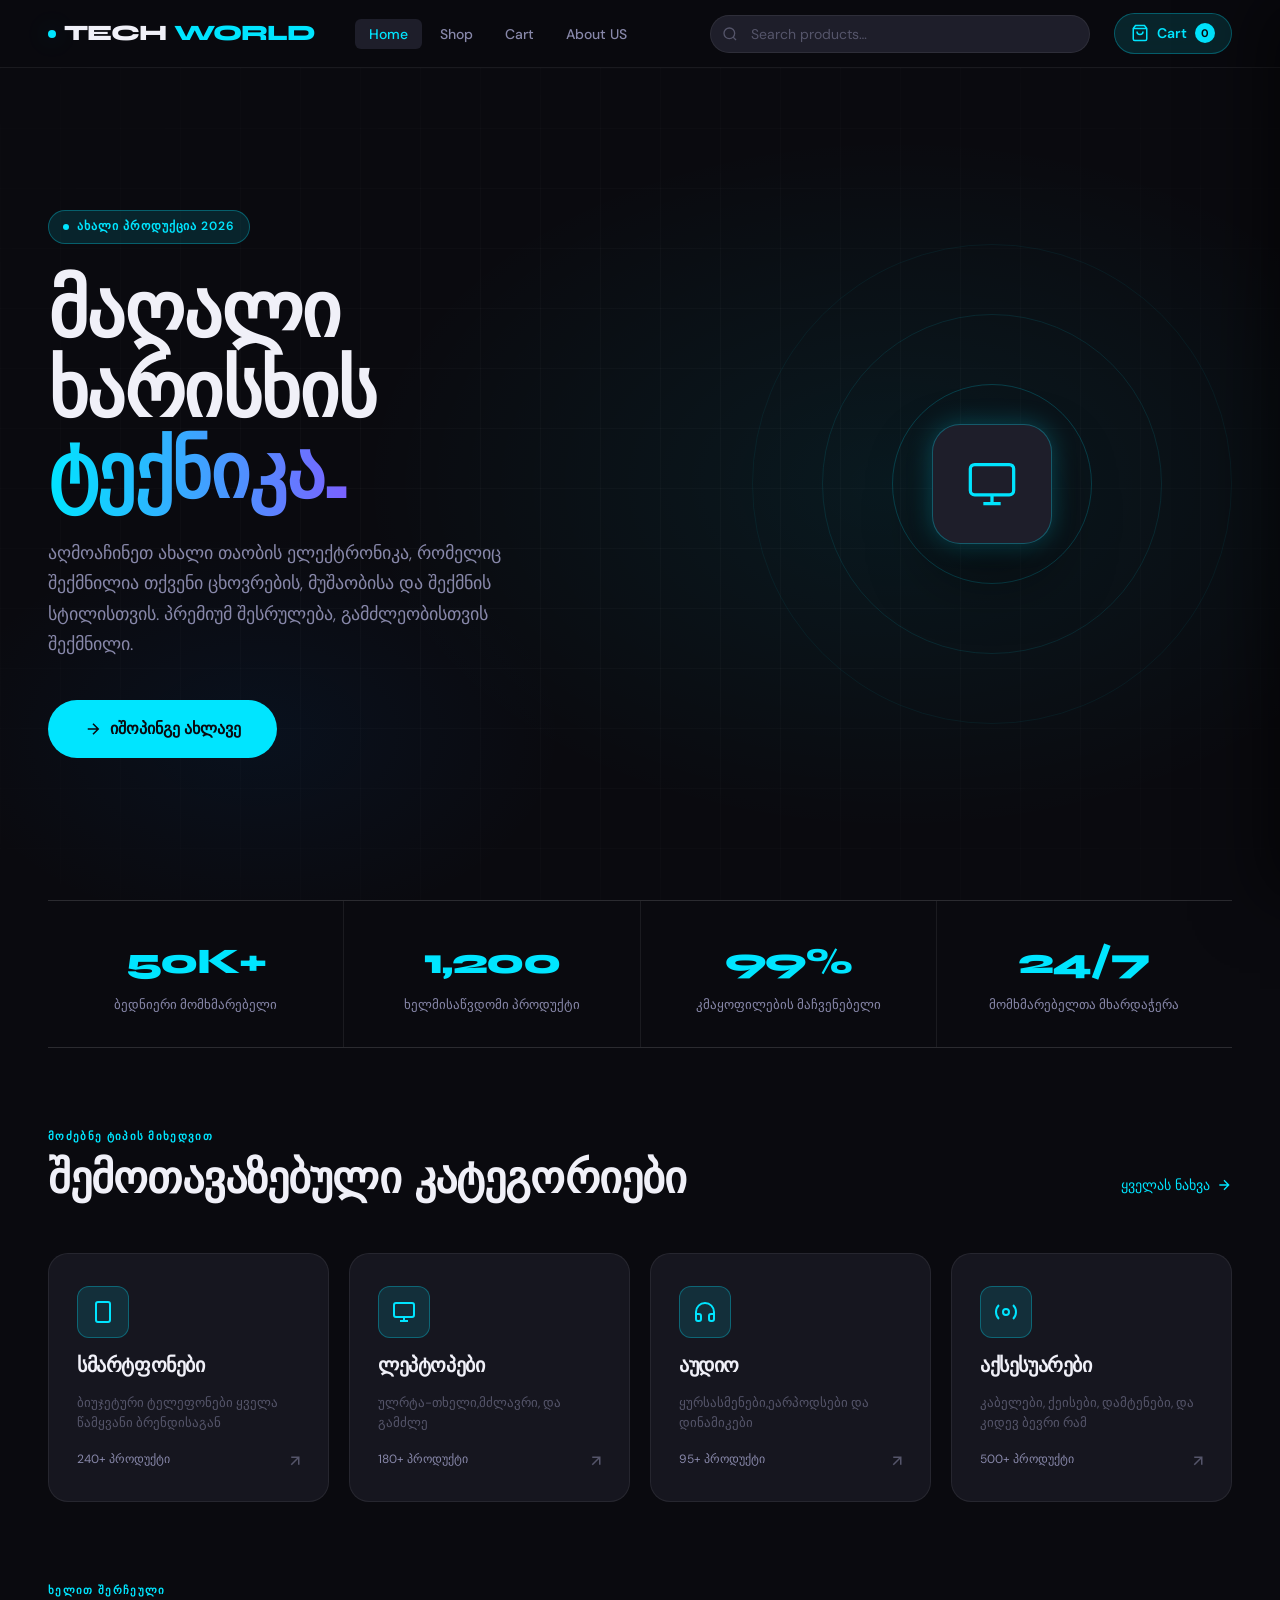
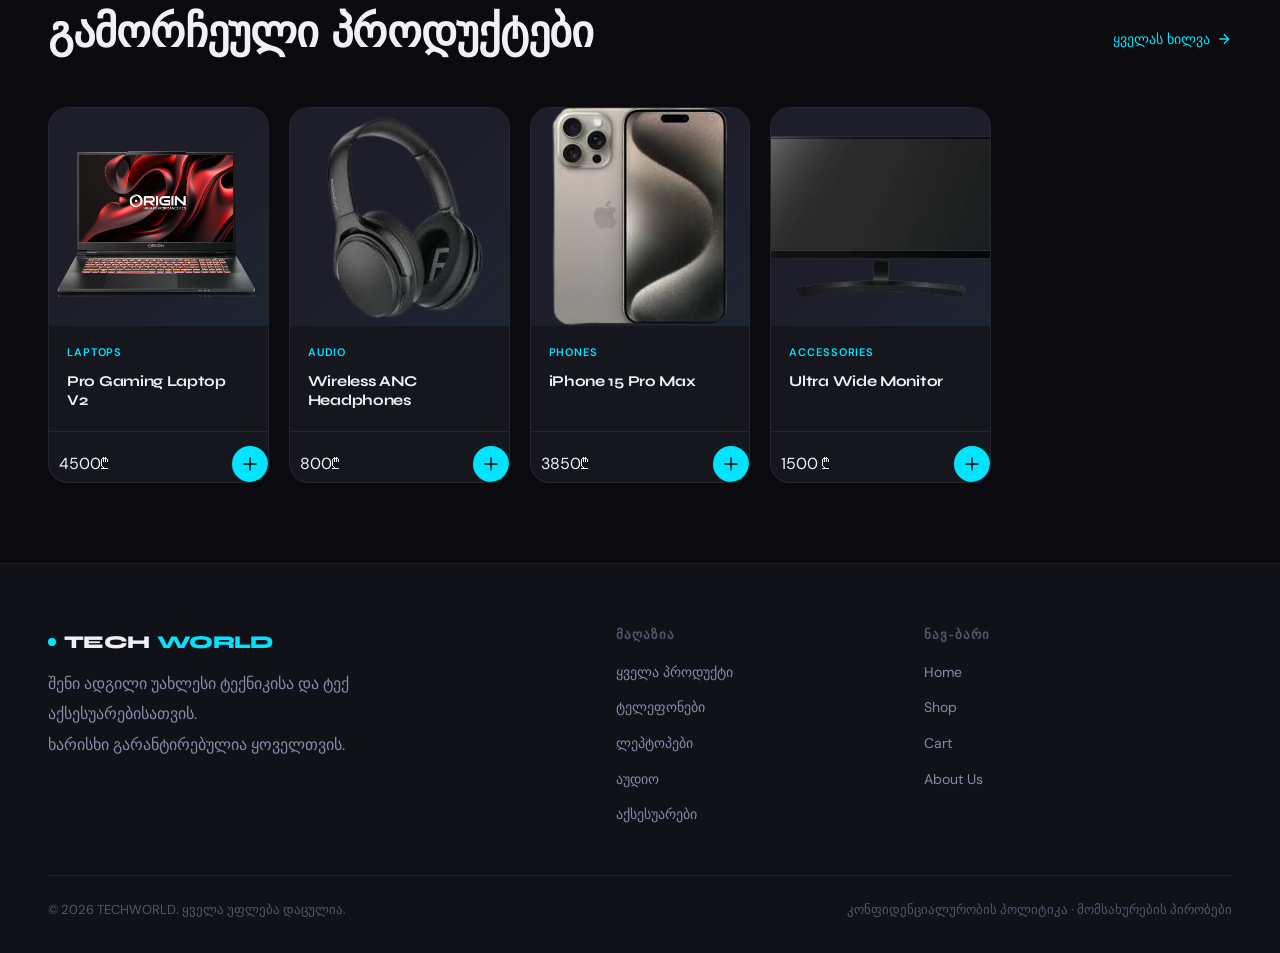
<file: index.html>
<!DOCTYPE html>
<html lang="en">
<head>
  <meta charset="UTF-8" />
  <meta name="viewport" content="width=device-width, initial-scale=1.0" />
  <title>Tech World — მომავლის ელექტრონიკა</title>
  <link rel="stylesheet" href="style.css" />
</head>
<body>

  <!-- ════════════════════════════════════════
       NAVBAR
  ════════════════════════════════════════ -->
  <nav class="navbar">
    <a href="index.html" class="navbar-logo">
      <span class="logo-dot"></span>
      TECH<span class="accent">WORLD</span>
    </a>

    <ul class="navbar-links" id="nav-links">
      <li><a href="index.html" class="active">Home</a></li>
      <li><a href="shop.html">Shop</a></li>
      <li><a href="cart.html">Cart</a></li>
      <li><a href="about_us.html">About US</a></li>
    </ul>

    <div class="navbar-search">
      <svg class="search-icon" xmlns="http://www.w3.org/2000/svg" width="16" height="16" fill="none" viewBox="0 0 24 24" stroke="currentColor" stroke-width="2">
        <circle cx="11" cy="11" r="8"/><path d="m21 21-4.35-4.35"/>
      </svg>
      <input type="text" id="search-input" placeholder="Search products…" />
    </div>

    <div class="navbar-actions">
      <a href="#" class="cart-btn">
        <svg xmlns="http://www.w3.org/2000/svg" fill="none" viewBox="0 0 24 24" stroke="currentColor" stroke-width="2">
          <path d="M6 2 3 6v14a2 2 0 0 0 2 2h14a2 2 0 0 0 2-2V6l-3-4z"/><line x1="3" y1="6" x2="21" y2="6"/>
          <path d="M16 10a4 4 0 0 1-8 0"/>
        </svg>
        Cart
        <span id="cart-count">0</span>
      </a>
    </div>

        <label class="menu-burger"  id="burger-menu" onclick="burger_menu()">☰</label>

  </nav>

  <!-- ════════════════════════════════════════
       HERO
  ════════════════════════════════════════ -->
  <section class="hero">
    <div class="hero-bg"></div>
    <div class="hero-grid-lines"></div>

    <div class="hero-content">
      <div class="hero-badge">
        <span class="badge-dot"></span>
        ახალი პროდუქცია 2026
      </div>

      <h1>
        მაღალი ხარისხის<br/>
        <span class="line-accent">ტექნიკა.</span>
      </h1>

      <p>
        აღმოაჩინეთ ახალი თაობის ელექტრონიკა, რომელიც შექმნილია თქვენი ცხოვრების,
        მუშაობისა და შექმნის სტილისთვის.
        პრემიუმ შესრულება, გამძლეობისთვის შექმნილი.
      </p>

      <div class="hero-cta">
        <a href="shop.html" class="btn btn-primary btn-lg">
          <svg xmlns="http://www.w3.org/2000/svg" fill="none" viewBox="0 0 24 24" stroke="currentColor" stroke-width="2">
            <path d="M5 12h14M12 5l7 7-7 7"/>
          </svg>
          იშოპინგე ახლავე
        </a>
      </div>
    </div>

    <!-- Decorative rings -->
    <div class="hero-visual">
      <div class="hero-circle"></div>
      <div class="hero-circle"></div>
      <div class="hero-circle"></div>
      <div class="hero-center-icon">
        <svg xmlns="http://www.w3.org/2000/svg" fill="none" viewBox="0 0 24 24" stroke="currentColor" stroke-width="1.5">
          <rect x="2" y="3" width="20" height="14" rx="2"/>
          <path d="M8 21h8M12 17v4"/>
        </svg>
      </div>
    </div>
  </section>

  <!-- ════════════════════════════════════════
       STATS BAR
  ════════════════════════════════════════ -->
  <div class="stats-bar">
    <div class="stat-item">
      <div class="stat-number">50K+</div>
      <div class="stat-label">ბედნიერი მომხმარებელი</div>
    </div>
    <div class="stat-item">
      <div class="stat-number">1,200</div>
      <div class="stat-label">ხელმისაწვდომი პროდუქტი</div>
    </div>
    <div class="stat-item">
      <div class="stat-number">99%</div>
      <div class="stat-label">კმაყოფილების მაჩვენებელი</div>
    </div>
    <div class="stat-item">
      <div class="stat-number">24/7</div>
      <div class="stat-label">მომხმარებელთა მხარდაჭერა</div>
    </div>
  </div>

  <!-- ════════════════════════════════════════
       FEATURED CATEGORIES
  ════════════════════════════════════════ -->
  <section class="section">
    <div class="section-header">
      <div>
        <p class="section-label">მოძებნე ტიპის მიხედვით</p>
        <h2>შემოთავაზებული კატეგორიები</h2>
      </div>
      <a href="shop.html">
        ყველას ნახვა
        <svg xmlns="http://www.w3.org/2000/svg" fill="none" viewBox="0 0 24 24" stroke="currentColor" stroke-width="2" width="16" height="16">
          <path d="M5 12h14M12 5l7 7-7 7"/>
        </svg>
      </a>
    </div>

    <div class="categories-grid">
      <!-- Phones -->
      <a href="shop.html?cat=phones" class="category-card">
        <div class="category-icon">
          <svg xmlns="http://www.w3.org/2000/svg" fill="none" viewBox="0 0 24 24" stroke="currentColor" stroke-width="2">
            <rect x="5" y="2" width="14" height="20" rx="2"/>
            <path d="M12 18h.01"/>
          </svg>
        </div>
        <h3>სმარტფონები</h3>
        <p>ბიუჯეტური ტელეფონები ყველა წამყვანი ბრენდისაგან</p>
        <span class="category-count">240+ პროდუქტი</span>
        <span class="category-arrow">
          <svg xmlns="http://www.w3.org/2000/svg" fill="none" viewBox="0 0 24 24" stroke="currentColor" stroke-width="2" width="18" height="18">
            <path d="M7 17 17 7M7 7h10v10"/>
          </svg>
        </span>
      </a>

      <!-- Laptops -->
      <a href="shop.html?cat=laptops" class="category-card">
        <div class="category-icon">
          <svg xmlns="http://www.w3.org/2000/svg" fill="none" viewBox="0 0 24 24" stroke="currentColor" stroke-width="2">
            <rect x="2" y="3" width="20" height="14" rx="2"/>
            <path d="M8 21h8M12 17v4"/>
          </svg>
        </div>
        <h3>ლეპტოპები</h3>
        <p>ულრტა-თხელი,მძლავრი, და გამძლე</p>
        <span class="category-count">180+ პროდუქტი</span>
        <span class="category-arrow">
          <svg xmlns="http://www.w3.org/2000/svg" fill="none" viewBox="0 0 24 24" stroke="currentColor" stroke-width="2" width="18" height="18">
            <path d="M7 17 17 7M7 7h10v10"/>
          </svg>
        </span>
      </a>

      <!-- Audio -->
      <a href="shop.html?cat=audio" class="category-card">
        <div class="category-icon">
          <svg xmlns="http://www.w3.org/2000/svg" fill="none" viewBox="0 0 24 24" stroke="currentColor" stroke-width="2">
            <path d="M3 18v-6a9 9 0 0 1 18 0v6"/>
            <path d="M21 19a2 2 0 0 1-2 2h-1a2 2 0 0 1-2-2v-3a2 2 0 0 1 2-2h3zM3 19a2 2 0 0 0 2 2h1a2 2 0 0 0 2-2v-3a2 2 0 0 0-2-2H3z"/>
          </svg>
        </div>
        <h3>აუდიო</h3>
        <p>ყურსასმენები,ეარპოდსები და დინამიკები</p>
        <span class="category-count">95+ პროდუქტი</span>
        <span class="category-arrow">
          <svg xmlns="http://www.w3.org/2000/svg" fill="none" viewBox="0 0 24 24" stroke="currentColor" stroke-width="2" width="18" height="18">
            <path d="M7 17 17 7M7 7h10v10"/>
          </svg>
        </span>
      </a>

      <!-- Accessories -->
      <a href="shop.html?cat=accessories" class="category-card">
        <div class="category-icon">
          <svg xmlns="http://www.w3.org/2000/svg" fill="none" viewBox="0 0 24 24" stroke="currentColor" stroke-width="2">
            <circle cx="12" cy="12" r="3"/>
            <path d="M19.07 4.93a10 10 0 0 1 0 14.14M4.93 4.93a10 10 0 0 0 0 14.14"/>
          </svg>
        </div>
        <h3>აქსესუარები</h3>
        <p>კაბელები, ქეისები, დამტენები, და კიდევ ბევრი რამ </p>
        <span class="category-count">500+ პროდუქტი</span>
        <span class="category-arrow">
          <svg xmlns="http://www.w3.org/2000/svg" fill="none" viewBox="0 0 24 24" stroke="currentColor" stroke-width="2" width="18" height="18">
            <path d="M7 17 17 7M7 7h10v10"/>
          </svg>
        </span>
      </a>
    </div>
  </section>

  <!-- ════════════════════════════════════════
       FEATURED PRODUCTS (JS-injected)
  ════════════════════════════════════════ -->
  <section class="section" style="padding-top:0">
    <div class="section-header">
      <div>
        <p class="section-label">ხელით შერჩეული</p>
        <h2>გამორჩეული პროდუქტები</h2>
      </div>
      <a href="shop.html">
        ყველას ხილვა
        <svg xmlns="http://www.w3.org/2000/svg" fill="none" viewBox="0 0 24 24" stroke="currentColor" stroke-width="2" width="16" height="16">
          <path d="M5 12h14M12 5l7 7-7 7"/>
        </svg>
      </a>
    </div>

    <div id="product-grid">
      <!-- Products injected by JS -->
    </div>
  </section>

  <!-- ════════════════════════════════════════
       FOOTER
  ════════════════════════════════════════ -->
  <footer>
    <div class="footer-grid">
      <div class="footer-brand">
        <div class="navbar-logo" style="font-size:18px">
          <span class="logo-dot"></span>
          TECH<span class="accent">WORLD</span>
        </div>
        <p>შენი ადგილი უახლესი ტექნიკისა და ტექ აქსესუარებისათვის.
           <br>
           ხარისხი გარანტირებულია ყოველთვის.</p>
      </div>
      <div class="footer-col">
        <h4>მაღაზია</h4>
        <ul>
          <li><a href="shop.html">ყველა პროდუქტი</a></li>
          <li><a href="shop.html?cat=phones">ტელეფონები</a></li>
          <li><a href="shop.html?cat=laptops">ლეპტოპები</a></li>
          <li><a href="shop.html?cat=audio">აუდიო</a></li>
          <li><a href="shop.html?cat=accessories">აქსესუარები</a></li>
        </ul>
      </div>

      <div class="footer-col">
        <h4>ნავ-ბარი</h4>
        <ul>
          <li><a href="index.html">Home</a></li>
          <li><a href="shop.html">Shop</a></li>
          <li><a href="cart.html">Cart</a></li>
          <li><a href="about_us.html">About Us</a></li>
        </ul>
      </div>
    </div>
    <div class="footer-bottom">
      <span>© 2026 TECHWORLD. ყველა უფლება დაცულია.</span>
      <span>კონფიდენციალურობის პოლიტიკა · მომსახურების პირობები</span>
    </div>
  </footer>

  <!-- ════════════════════════════════════════
       CART MODAL (slide-out)
  ════════════════════════════════════════ -->
  <div class="cart-modal-overlay" id="cart-overlay" onclick="toggleCartModal()"></div>

  <div id="cart-modal">
    <div class="cart-modal-header">
      <h3>შენი კალათა</h3>
      <button class="cart-modal-close" onclick="toggleCartModal()">×</button>
    </div>

    <div id="cart-items-modal">
      <div class="cart-empty" style="padding: 40px 20px;">
        <p style="color: var(--text-secondary);">კალათა ცარიელია</p>
      </div>
    </div>

    <div class="cart-modal-footer">
      <div class="cart-modal-total">
        <span class="label">ჯამი:</span>
        <span id="modal-total-price">0.00 ₾</span>
      </div>
      <div style="display: flex; flex-direction: column; gap: 10px;">
        <a href="cart.html" class="btn btn-primary btn-full">კალათაში გადასვლა</a>
        <button class="btn btn-outline btn-full" onclick="toggleCartModal()">შოპინგის გაგრძელება</button>
      </div>
    </div>
  </div>

<script src="./script.js"></script>
</body>
</html>
</file>
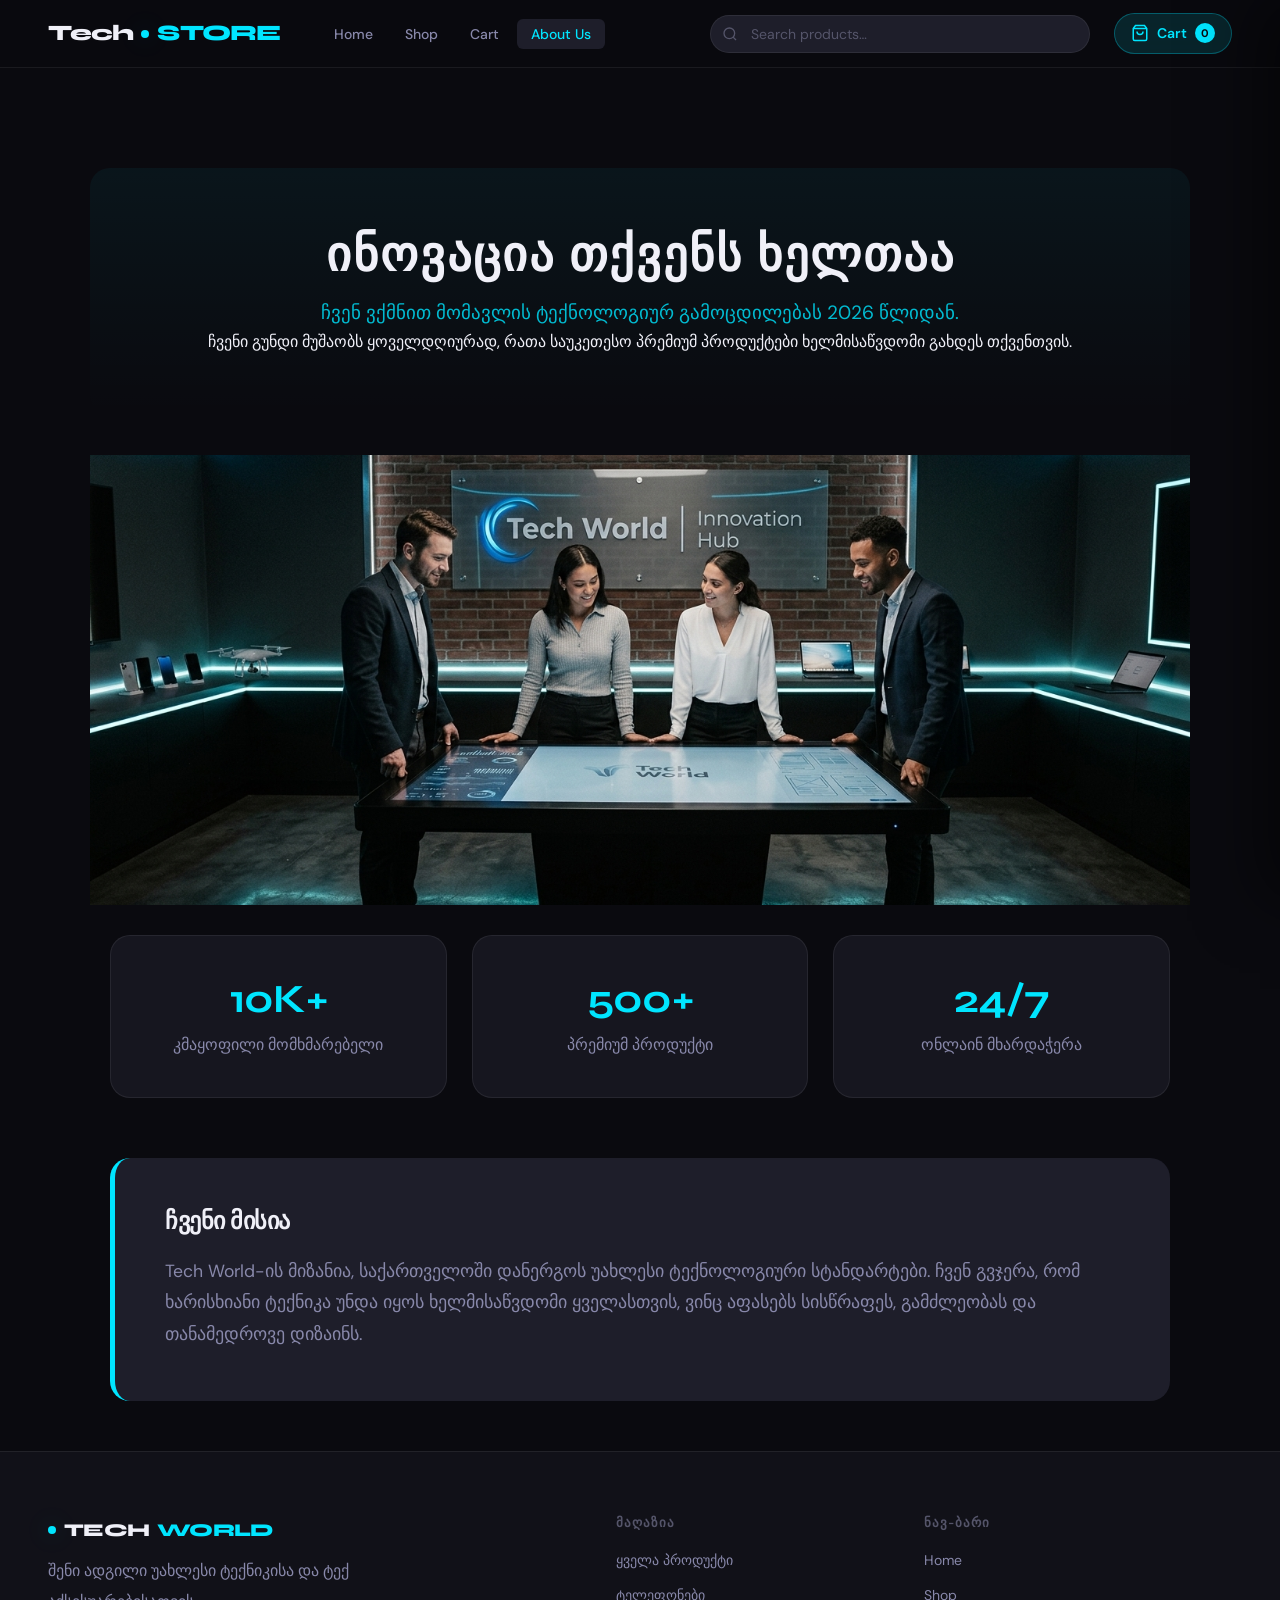
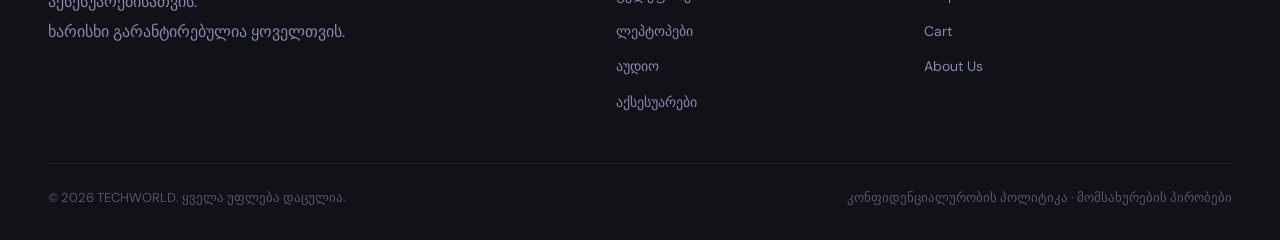
<file: about_us.html>
<!DOCTYPE html>
<html lang="ka">
<head>
    <meta charset="UTF-8">
    <meta name="viewport" content="width=device-width, initial-scale=1.0">
    <title>Tech World | ჩვენს შესახებ</title>
    <link rel="stylesheet" href="style.css">
</head>
<body>

    <nav class="navbar">
        <a href="index.html" class="navbar-logo">
            Tech<span class="logo-dot"></span><span class="accent">STORE</span>
        </a>
        <ul class="navbar-links" id="nav-links">
            <li><a href="index.html">Home</a></li>
            <li><a href="shop.html">Shop</a></li>
            <li><a href="cart.html">Cart</a></li>
            <li><a href="about_us.html" class="active">About Us</a></li>
        </ul>

        <div class="navbar-search">
          <svg class="search-icon" xmlns="http://www.w3.org/2000/svg" width="16" height="16" fill="none" viewBox="0 0 24 24" stroke="currentColor" stroke-width="2">
            <circle cx="11" cy="11" r="8"/><path d="m21 21-4.35-4.35"/>
          </svg>
          <input type="text" id="search-input" placeholder="Search products…" />
        </div>

        <div class="navbar-actions">
           <a href="cart.html" class="cart-btn">
             <svg xmlns="http://www.w3.org/2000/svg" fill="none" viewBox="0 0 24 24" stroke="currentColor" stroke-width="2">
               <path d="M6 2 3 6v14a2 2 0 0 0 2 2h14a2 2 0 0 0 2-2V6l-3-4z"/><line x1="3" y1="6" x2="21" y2="6"/>
               <path d="M16 10a4 4 0 0 1-8 0"/>
             </svg>
             Cart
             <span id="cart-count">0</span>
          </a>
        </div>

        <label class="menu-burger" id="burger-menu" onclick="burger_menu()">☰</label>
    </nav>

    <main class="about-container">
        <section class="about-hero">
            <h1>ინოვაცია თქვენს ხელთაა</h1>
            <p>ჩვენ ვქმნით მომავლის ტექნოლოგიურ გამოცდილებას 2026 წლიდან.</p>
            <div class="about-mission-mini">
                ჩვენი გუნდი მუშაობს ყოველდღიურად, რათა საუკეთესო პრემიუმ პროდუქტები ხელმისაწვდომი გახდეს თქვენთვის.
            </div>
        </section>
        <div class="about-hero-image">
              <img src="images/world_tech.png" alt="Tech World Team">
        </div>

        <section class="about-stats">
            <div class="stat-card">
                <h3>10K+</h3>
                <p>კმაყოფილი მომხმარებელი</p>
            </div>
            <div class="stat-card">
                <h3>500+</h3>
                <p>პრემიუმ პროდუქტი</p>
            </div>
            <div class="stat-card">
                <h3>24/7</h3>
                <p>ონლაინ მხარდაჭერა</p>
            </div>
        </section>

        <section class="about-mission">
            <h2>ჩვენი მისია</h2>
            <p>
                Tech World-ის მიზანია, საქართველოში დანერგოს უახლესი ტექნოლოგიური სტანდარტები.
                ჩვენ გვჯერა, რომ ხარისხიანი ტექნიკა უნდა იყოს ხელმისაწვდომი ყველასთვის,
                ვინც აფასებს სისწრაფეს, გამძლეობას და თანამედროვე დიზაინს.
            </p>
        </section>
    </main>

     <!-- ════════════════════════════════════════
       FOOTER
  ════════════════════════════════════════ -->
  <footer>
    <div class="footer-grid">
      <div class="footer-brand">
        <div class="navbar-logo" style="font-size:18px">
          <span class="logo-dot"></span>
          TECH<span class="accent">WORLD</span>
        </div>
        <p>შენი ადგილი უახლესი ტექნიკისა და ტექ აქსესუარებისათვის.
           <br>
           ხარისხი გარანტირებულია ყოველთვის.</p>
      </div>
      <div class="footer-col">
        <h4>მაღაზია</h4>
        <ul>
          <li><a href="shop.html">ყველა პროდუქტი</a></li>
          <li><a href="shop.html?cat=phones">ტელეფონები</a></li>
          <li><a href="shop.html?cat=laptops">ლეპტოპები</a></li>
          <li><a href="shop.html?cat=audio">აუდიო</a></li>
          <li><a href="shop.html?cat=accessories">აქსესუარები</a></li>
        </ul>
      </div>

      <div class="footer-col">
        <h4>ნავ-ბარი</h4>
        <ul>
          <li><a href="index.html">Home</a></li>
          <li><a href="shop.html">Shop</a></li>
          <li><a href="cart.html">Cart</a></li>
          <li><a href="about_us.html">About Us</a></li>
        </ul>
      </div>
    </div>
    <div class="footer-bottom">
      <span>© 2026 TECHWORLD. ყველა უფლება დაცულია.</span>
      <span>კონფიდენციალურობის პოლიტიკა · მომსახურების პირობები</span>
    </div>
  </footer>
    <!-- ════════════════════════════════════════
       CART MODAL (slide-out)
  ════════════════════════════════════════ -->
  <div class="cart-modal-overlay" id="cart-overlay" onclick="toggleCartModal()"></div>

  <div id="cart-modal">
    <div class="cart-modal-header">
      <h3>შენი კალათა</h3>
      <button class="cart-modal-close" onclick="toggleCartModal()">×</button>
    </div>

    <div id="cart-items-modal">
      <div class="cart-empty" style="padding: 40px 20px;">
        <p style="color: var(--text-secondary);">კალათა ცარიელია</p>
      </div>
    </div>

    <div class="cart-modal-footer">
      <div class="cart-modal-total">
        <span class="label">ჯამი:</span>
        <span id="modal-total-price">0.00 ₾</span>
      </div>
      <div style="display: flex; flex-direction: column; gap: 10px;">
        <a href="cart.html" class="btn btn-primary btn-full">კალათაში გადასვლა</a>
        <button class="btn btn-outline btn-full" onclick="toggleCartModal()">შოპინგის გაგრძელება</button>
      </div>
    </div>
  </div>

    <script src="./script.js"></script>
</body>
</html>
</file>
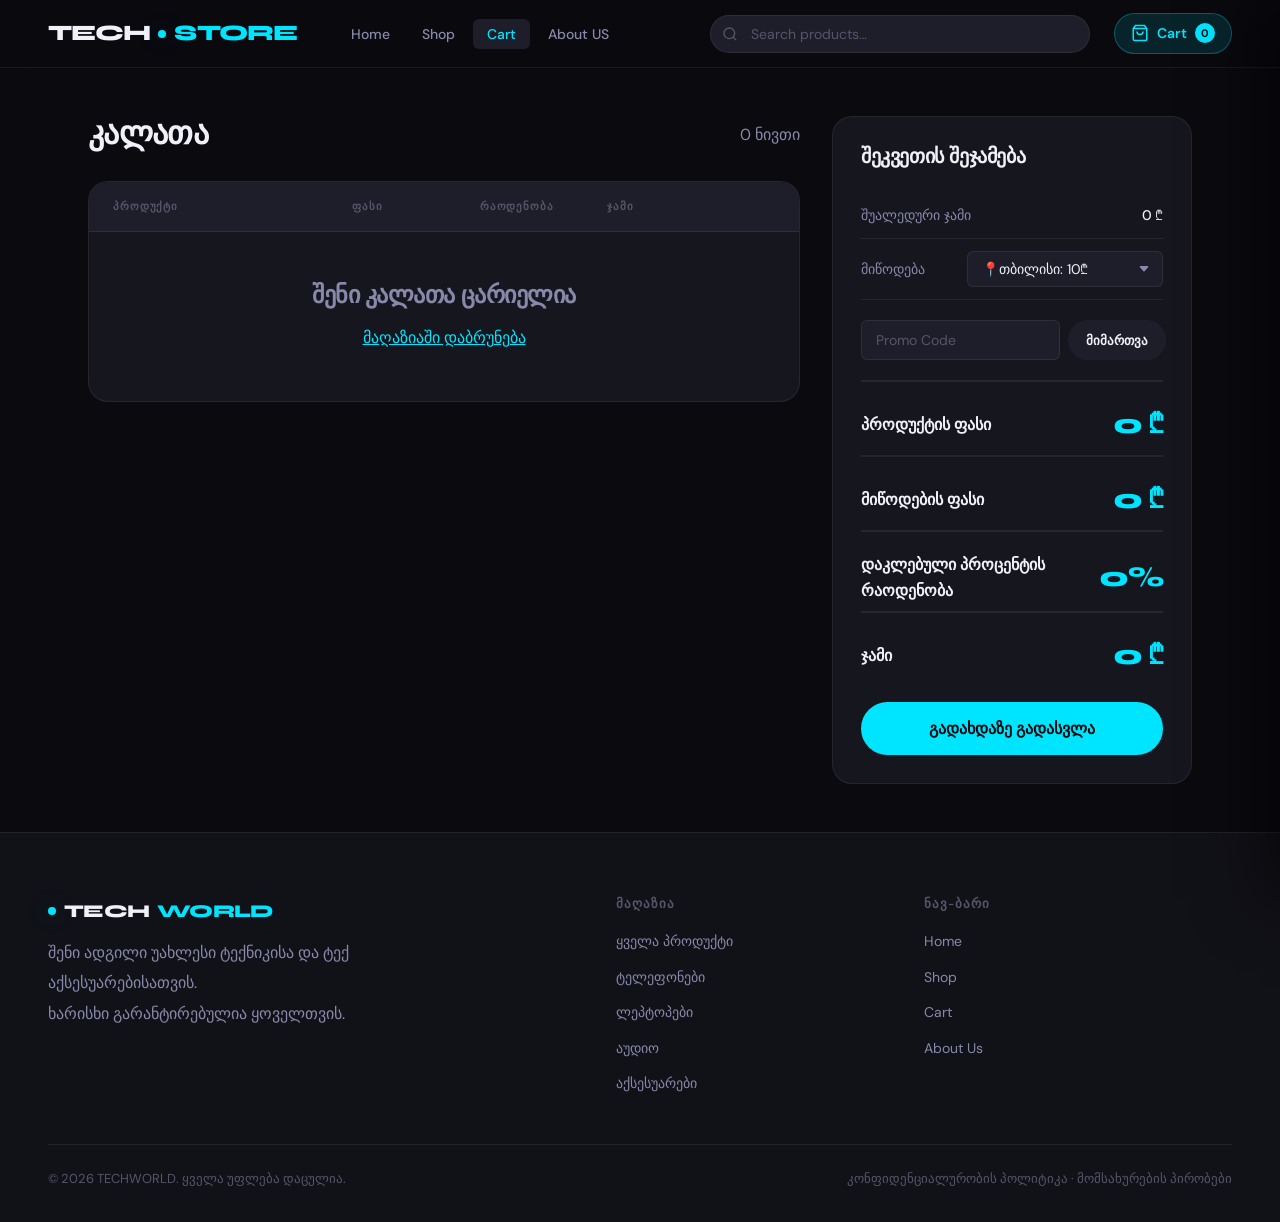
<file: cart.html>
<!DOCTYPE html>
<html lang="en">
<head>
    <meta charset="UTF-8">
    <meta name="viewport" content="width=device-width, initial-scale=1.0">
    <title>Tech World | My Cart</title>
    <link rel="stylesheet" href="style.css">
</head>
<body>

    <nav class="navbar">
        <a href="index.html" class="navbar-logo">
            TECH<span class="logo-dot"></span><span class="accent">STORE</span>
        </a>
        <ul class="navbar-links" id="nav-links">
            <li><a href="index.html">Home</a></li>
            <li><a href="shop.html">Shop</a></li>
            <li><a href="cart.html" class="active">Cart</a></li>
            <li><a href="about_us.html">About US</a></li>
        </ul>
         <div class="navbar-search">
            <svg class="search-icon" xmlns="http://www.w3.org/2000/svg" width="16" height="16" fill="none" viewBox="0 0 24 24" stroke="currentColor" stroke-width="2">
              <circle cx="11" cy="11" r="8"/><path d="m21 21-4.35-4.35"/>
            </svg>
            <input type="text" id="search-input" placeholder="Search products…" />
         </div>
        <div class="navbar-actions">
            <a href="cart.html" class="cart-btn">
              <svg xmlns="http://www.w3.org/2000/svg" fill="none" viewBox="0 0 24 24" stroke="currentColor" stroke-width="2">
                <path d="M6 2 3 6v14a2 2 0 0 0 2 2h14a2 2 0 0 0 2-2V6l-3-4z"/><line x1="3" y1="6" x2="21" y2="6"/>
                <path d="M16 10a4 4 0 0 1-8 0"/>
              </svg>
                Cart
              <span id="cart-count">0</span>
            </a>
        </div>
         <label class="menu-burger"  id="burger-menu" onclick="burger_menu()">☰</label>
    </nav>

    <main class="cart-layout">
        <div class="cart-left">
            <div class="cart-header">
                <h1>კალათა</h1>
                <span class="item-count" id="cart-total-items">0 ნივთი</span>
            </div>

            <div class="cart-table">
                <div class="cart-table-header">
                    <span>პროდუქტი</span>
                    <span>ფასი</span>
                    <span>რაოდენობა</span>
                    <span>ჯამი</span>
                    <span></span>
                </div>

                <div id="cart-items">
                    </div>
            </div>
        </div>

        <aside class="order-summary">
            <h2>შეკვეთის შეჯამება</h2>
            <div class="summary-line">
                <span class="label">შუალედური ჯამი</span>
                <span class="value" id="subtotal-price">$0.00</span>
            </div>
            <div class="summary-line">
                <span class="label">მიწოდება</span>
                <span class="value">
                      <select class="sort-select_for_price" id="sort-products_price">
                        <option value="tbilisi">📍თბილისი: 10₾</option>
                        <option value="rustavi">📍რუსთავი: 15₾</option>
                        <option value="qutaisi">📍ქუთაისი: 20₾</option>
                        <option value="zugdidi">📍ზუგდიდი: 25₾</option>
                        <option value="batumi">📍ბათუმი: 30₾</option>
                        <option value="sxvaqal">📍სხვა ქალაქები: 35₾</option>
                      </select>
                </span>
            </div>
            <div class="coupon-input">
                <input type="text" placeholder="Promo Code" id="promokod">
                <button class="btn btn-ghost btn-sm" onclick="prm_kodi()">მიმართვა</button>
            </div>
            <div class="summary-total">
                <span class="label">პროდუქტის ფასი</span>
                <span id="prod-price">0₾</span>
            </div>
            <div class="summary-total">
                <span class="label">მიწოდების ფასი</span>
                <span id="miwod-fasi">0₾</span>
            </div>
            <div class="summary-total">
                <span class="label">დაკლებული პროცენტის რაოდენობა</span>
                <span id="daklebuli-procenti">0</span>
            </div>
            <div class="summary-total">
                <span class="label">ჯამი</span>
                <span id="total-price">0₾</span>
            </div>
            <button class="btn btn-primary btn-full btn-lg" style="margin-top: 24px;" id="checkout-btn">
                გადახდაზე გადასვლა
            </button>
        </aside>
    </main>
     <!-- ════════════════════════════════════════
       FOOTER
  ════════════════════════════════════════ -->
  <footer>
    <div class="footer-grid">
      <div class="footer-brand">
        <div class="navbar-logo" style="font-size:18px">
          <span class="logo-dot"></span>
          TECH<span class="accent">WORLD</span>
        </div>
        <p>შენი ადგილი უახლესი ტექნიკისა და ტექ აქსესუარებისათვის.
           <br>
           ხარისხი გარანტირებულია ყოველთვის.</p>
      </div>
      <div class="footer-col">
        <h4>მაღაზია</h4>
        <ul>
          <li><a href="shop.html">ყველა პროდუქტი</a></li>
          <li><a href="shop.html?cat=phones">ტელეფონები</a></li>
          <li><a href="shop.html?cat=laptops">ლეპტოპები</a></li>
          <li><a href="shop.html?cat=audio">აუდიო</a></li>
          <li><a href="shop.html?cat=accessories">აქსესუარები</a></li>
        </ul>
      </div>

      <div class="footer-col">
        <h4>ნავ-ბარი</h4>
        <ul>
          <li><a href="index.html">Home</a></li>
          <li><a href="shop.html">Shop</a></li>
          <li><a href="cart.html">Cart</a></li>
          <li><a href="about_us.html">About Us</a></li>
        </ul>
      </div>
    </div>
    <div class="footer-bottom">
      <span>© 2026 TECHWORLD. ყველა უფლება დაცულია.</span>
      <span>კონფიდენციალურობის პოლიტიკა · მომსახურების პირობები</span>
    </div>
  </footer>
    <!-- ════════════════════════════════════════
       CART MODAL (slide-out)
  ════════════════════════════════════════ -->
  <div class="cart-modal-overlay" id="cart-overlay" onclick="toggleCartModal()"></div>

  <div id="cart-modal">
    <div class="cart-modal-header">
      <h3>შენი კალათა</h3>
      <button class="cart-modal-close" onclick="toggleCartModal()">×</button>
    </div>

    <div id="cart-items-modal">
      <div class="cart-empty" style="padding: 40px 20px;">
        <p style="color: var(--text-secondary);">კალათა ცარიელია</p>
      </div>
    </div>

    <div class="cart-modal-footer">
      <div class="cart-modal-total">
        <span class="label">ჯამი:</span>
        <span id="modal-total-price">0.00 ₾</span>
      </div>
      <div style="display: flex; flex-direction: column; gap: 10px;">
        <a href="cart.html" class="btn btn-primary btn-full">კალათაში გადასვლა</a>
        <button class="btn btn-outline btn-full" onclick="toggleCartModal()">შოპინგის გაგრძელება</button>
      </div>
    </div>
  </div>

    <!-- გადახდაზე გადასვლის ქარდი -->

    <div id="success-modal" class="modal-overlay">
      <div class="modal-card">
        <div class="success-icon">✓</div>
        <h2>შეკვეთა წარმატებით დასრულდა!</h2>
        <p>მადლობა შენაძენისთვის. ჩვენი გუნდი მალე დაგიკავშირდებათ.</p>
        <button id="close-modal-btn">დახურვა</button>
      </div>
    </div>


    <script src="script.js"></script>
</body>
</html>
</file>
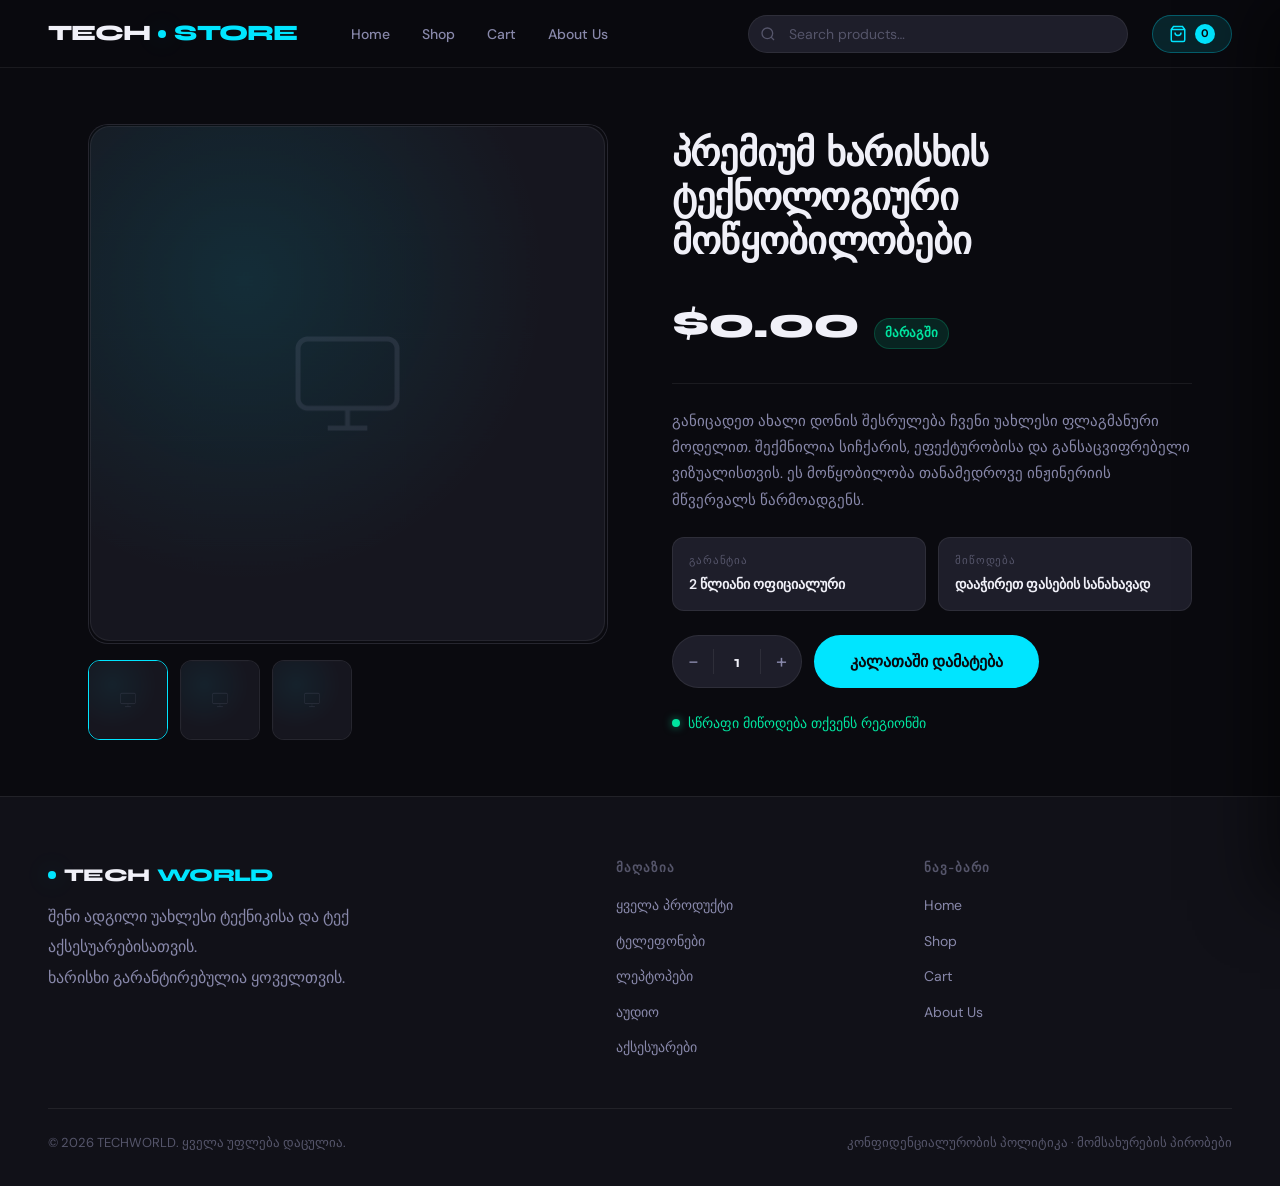
<file: product-details.html>
<!DOCTYPE html>
<html lang="en">
<head>
    <meta charset="UTF-8">
    <meta name="viewport" content="width=device-width, initial-scale=1.0">
    <title>Tech World | პროდუქტის დეტალები</title>
    <link rel="stylesheet" href="style.css">
</head>
<body>

    <nav class="navbar">
        <a href="index.html" class="navbar-logo">
            TECH<span class="logo-dot"></span><span class="accent">STORE</span>
        </a>
        <ul class="navbar-links" id="nav-links">
            <li><a href="index.html">Home</a></li>
            <li><a href="shop.html">Shop</a></li>
            <li><a href="cart.html">Cart</a></li>
            <li><a href="about_us.html">About Us</a></li>
        </ul>

        <div class="navbar-search">
           <svg class="search-icon" xmlns="http://www.w3.org/2000/svg" width="16" height="16" fill="none" viewBox="0 0 24 24" stroke="currentColor" stroke-width="2">
              <circle cx="11" cy="11" r="8"/><path d="m21 21-4.35-4.35"/>
           </svg>
           <input type="text" id="search-input" placeholder="Search products…" />
        </div>


        <div class="navbar-actions">
            <a href="cart.html" class="cart-btn">
                <svg viewBox="0 0 24 24" fill="none" stroke="currentColor" stroke-width="2"><path d="M6 2L3 6v14a2 2 0 0 0 2 2h14a2 2 0 0 0 2-2V6l-3-4Z"></path><line x1="3" y1="6" x2="21" y2="6"></line><path d="M16 10a4 4 0 0 1-8 0"></path></svg>
                <span id="cart-count">0</span>
            </a>
        </div>
         <label class="menu-burger"  id="burger-menu" onclick="burger_menu()">☰</label>
    </nav>

    <main class="product-details-layout">
        <div class="product-image-gallery">
            <div class="product-main-image" id="detail-image-container" onclick="back_to_min()">
              <img src="images/PastedImage.png" id="detail-main-img" alt="პროდუქტის სურათი">
            </div>
            <div class="product-thumbnails">
              <div class="product-thumb active"  onclick="image1_transform_to_main('img1')">
                <img src="images/PastedImage.png" alt="thumb" id="img1">
              </div>
              <div class="product-thumb" onclick="image2_transform_to_main('img2')">
                 <img src="images/PastedImage.png" alt="thumb" id="img2">
              </div>
              <div class="product-thumb" onclick="image3_transform_to_main('img3')">
                <img src="images/PastedImage.png" alt="thumb" id="img3">
              </div>
           </div>
        </div>
        <div class="product-info">
            <h1 id="detail-name">პრემიუმ ხარისხის ტექნოლოგიური მოწყობილობები</h1>
            <div class="product-info-price">
                <span class="price-big" id="detail-price">$0.00</span>
                <span class="price-save">მარაგში</span>
            </div>

            <div class="product-divider"></div>

            <p class="product-description" id="detail-description">
                განიცადეთ ახალი დონის შესრულება ჩვენი უახლესი ფლაგმანური მოდელით. შექმნილია სიჩქარის, ეფექტურობისა და განსაცვიფრებელი ვიზუალისთვის. ეს მოწყობილობა თანამედროვე ინჟინერიის მწვერვალს წარმოადგენს.
            </p>

            <div class="product-specs">
                <div class="spec-item">
                    <p class="spec-label">გარანტია</p>
                    <p class="spec-value" id="garanty">2 წლიანი ოფიციალური</p>
                </div>
                <div class="spec-item" onclick="fasebis_chveneba()" style="cursor: pointer">
                    <p class="spec-label">მიწოდება</p>
                    <p class="spec-value">დააჭირეთ ფასების სანახავად</p>
                </div>
            </div>

            <div class="product-cta">
                <div class="quantity-selector">
                    <button class="qty-btn" id="qty-minus">-</button>
                    <div class="qty-display" id="product-qty">1</div>
                    <button class="qty-btn" id="qty-plus">+</button>
                </div>
                <button class="btn btn-primary btn-lg" id="add-to-cart-detail" onclick="addToCartFromDetails()">კალათაში დამატება</button>
            </div>

            <div class="stock-indicator">
                <span class="stock-dot"></span>
                <span>სწრაფი მიწოდება თქვენს რეგიონში</span>
            </div>
        </div>
    </main>
    <div id="delivery-modal" class="custom-modal">
      <div class="modal-content">
        <span class="close-modal" onclick="closeDeliveryModal()">&times;</span>
        <h2><span class="accent">📍</span> მიწოდების ტარიფები</h2>
        <div class="modal-body">
            <div class="price-row"><span>თბილისი</span> <span>10 ₾</span></div>
            <div class="price-row"><span>რუსთავი</span> <span>15 ₾</span></div>
            <div class="price-row"><span>ქუთაისი</span> <span>20 ₾</span></div>
            <div class="price-row"><span>ზუგდიდი</span> <span>25 ₾</span></div>
            <div class="price-row"><span>ბათუმი</span> <span>30 ₾</span></div>
            <div class="price-row"><span>სხვა ქალაქები</span> <span>35 ₾</span></div>
        </div>
        <p class="modal-footer">🚚 მიწოდება ხორციელდება 2-3 სამუშაო დღეში.</p>
      </div>
    </div>
     <!-- ════════════════════════════════════════
       FOOTER
  ════════════════════════════════════════ -->
  <footer>
    <div class="footer-grid">
      <div class="footer-brand">
        <div class="navbar-logo" style="font-size:18px">
          <span class="logo-dot"></span>
          TECH<span class="accent">WORLD</span>
        </div>
        <p>შენი ადგილი უახლესი ტექნიკისა და ტექ აქსესუარებისათვის.
           <br>
           ხარისხი გარანტირებულია ყოველთვის.</p>
      </div>
      <div class="footer-col">
        <h4>მაღაზია</h4>
        <ul>
          <li><a href="shop.html">ყველა პროდუქტი</a></li>
          <li><a href="shop.html?cat=phones">ტელეფონები</a></li>
          <li><a href="shop.html?cat=laptops">ლეპტოპები</a></li>
          <li><a href="shop.html?cat=audio">აუდიო</a></li>
          <li><a href="shop.html?cat=accessories">აქსესუარები</a></li>
        </ul>
      </div>

      <div class="footer-col">
        <h4>ნავ-ბარი</h4>
        <ul>
          <li><a href="index.html">Home</a></li>
          <li><a href="shop.html">Shop</a></li>
          <li><a href="cart.html">Cart</a></li>
          <li><a href="about_us.html">About Us</a></li>
        </ul>
      </div>
    </div>
    <div class="footer-bottom">
      <span>© 2026 TECHWORLD. ყველა უფლება დაცულია.</span>
      <span>კონფიდენციალურობის პოლიტიკა · მომსახურების პირობები</span>
    </div>
  </footer>
    <!-- ════════════════════════════════════════
       CART MODAL (slide-out)
  ════════════════════════════════════════ -->
  <div class="cart-modal-overlay" id="cart-overlay" onclick="toggleCartModal()"></div>

  <div id="cart-modal">
    <div class="cart-modal-header">
      <h3>შენი კალათა</h3>
      <button class="cart-modal-close" onclick="toggleCartModal()">×</button>
    </div>

    <div id="cart-items-modal">
      <div class="cart-empty" style="padding: 40px 20px;">
        <p style="color: var(--text-secondary);">კალათა ცარიელია</p>
      </div>
    </div>

    <div class="cart-modal-footer">
      <div class="cart-modal-total">
        <span class="label">ჯამი:</span>
        <span id="modal-total-price">0.00 ₾</span>
      </div>
      <div style="display: flex; flex-direction: column; gap: 10px;">
        <a href="cart.html" class="btn btn-primary btn-full">კალათაში გადასვლა</a>
        <button class="btn btn-outline btn-full" onclick="toggleCartModal()">შოპინგის გაგრძელება</button>
      </div>
    </div>
  </div>
    <script src="script.js"></script>
</body>
</html>
</file>
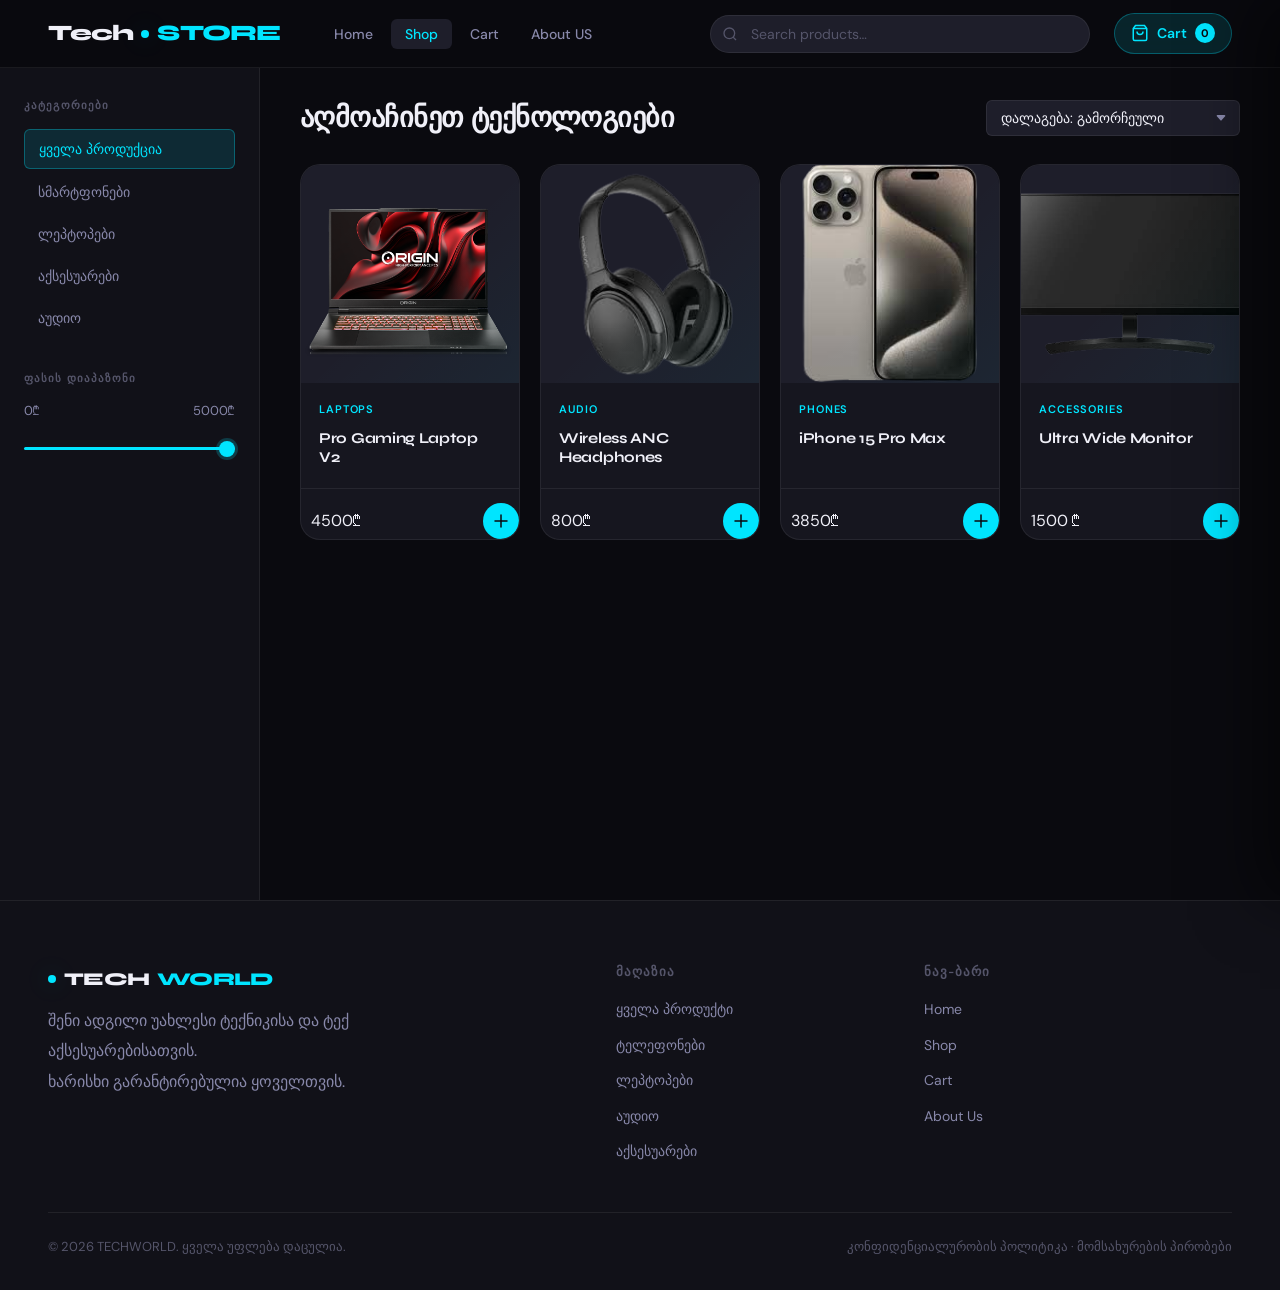
<file: shop.html>
<!DOCTYPE html>
<html lang="en">
<head>
    <meta charset="UTF-8">
    <meta name="viewport" content="width=device-width, initial-scale=1.0">
    <title>Tech World | Shop</title>
    <link rel="stylesheet" href="style.css">
</head>
<body>

    <nav class="navbar">
        <a href="index.html" class="navbar-logo">
            Tech<span class="logo-dot"></span><span class="accent">STORE</span>
        </a>
        <ul class="navbar-links" id="nav-links">
            <li><a href="index.html">Home</a></li>
            <li><a href="shop.html" class="active">Shop</a></li>
            <li><a href="cart.html">Cart</a></li>
            <li><a href="about_us.html">About US</a></li>

        </ul>

       <div class="navbar-search">
         <svg class="search-icon" xmlns="http://www.w3.org/2000/svg" width="16" height="16" fill="none" viewBox="0 0 24 24" stroke="currentColor" stroke-width="2">
           <circle cx="11" cy="11" r="8"/><path d="m21 21-4.35-4.35"/>
         </svg>
           <input type="text" id="search-input" placeholder="Search products…" />
       </div>
        <div class="navbar-actions">
            <a href="#" class="cart-btn">
             <svg xmlns="http://www.w3.org/2000/svg" fill="none" viewBox="0 0 24 24" stroke="currentColor" stroke-width="2">
               <path d="M6 2 3 6v14a2 2 0 0 0 2 2h14a2 2 0 0 0 2-2V6l-3-4z"/><line x1="3" y1="6" x2="21" y2="6"/>
               <path d="M16 10a4 4 0 0 1-8 0"/>
             </svg>
               Cart
            <span id="cart-count">0</span>
           </a>
        </div>
         <label class="menu-burger"  id="burger-menu" onclick="burger_menu()">☰</label>
    </nav>

    <main class="shop-layout">
        <aside class="sidebar">
            <div class="sidebar-section">
                <h3 class="sidebar-title">კატეგორიები</h3>
                <div class="filter-btn-group">
                    <button class="filter-btn active" data-category="all">ყველა პროდუქცია</button>
                    <button class="filter-btn" data-category="phones">სმარტფონები</button>
                    <button class="filter-btn" data-category="laptops">ლეპტოპები</button>
                    <button class="filter-btn" data-category="accessories">აქსესუარები</button>
                    <button class="filter-btn" data-category="audio">აუდიო</button>

                </div>
            </div>

            <div class="sidebar-section">
                <h3 class="sidebar-title">ფასის დიაპაზონი</h3>
                <div class="price-range-labels">
                    <span>0₾</span>
                    <span id="price-limit">5000₾</span>
                </div>
                <input type="range" class="price-slider" value="5000"  min="0" max="5000" step="100" id="price-filter">
            </div>
        </aside>

        <section class="shop-main">
            <div class="shop-topbar">
                <h1>აღმოაჩინეთ ტექნოლოგიები</h1>
                <div class="shop-topbar-right">
                    <select class="sort-select" id="sort-products">
                        <option value="default">დალაგება: გამორჩეული</option>
                        <option value="low">ფასი: დაბალიდან მაღალამდე</option>
                        <option value="high">ფასი: მაღალიდან დაბალამდე</option>
                    </select>
                </div>
            </div>

            <div id="product-grid">
            </div>
        </section>
    </main>
     <!-- ════════════════════════════════════════
       FOOTER
  ════════════════════════════════════════ -->
  <footer>
    <div class="footer-grid">
      <div class="footer-brand">
        <div class="navbar-logo" style="font-size:18px">
          <span class="logo-dot"></span>
          TECH<span class="accent">WORLD</span>
        </div>
        <p>შენი ადგილი უახლესი ტექნიკისა და ტექ აქსესუარებისათვის.
           <br>
           ხარისხი გარანტირებულია ყოველთვის.</p>
      </div>
      <div class="footer-col">
        <h4>მაღაზია</h4>
        <ul>
          <li><a href="shop.html">ყველა პროდუქტი</a></li>
          <li><a href="shop.html?cat=phones">ტელეფონები</a></li>
          <li><a href="shop.html?cat=laptops">ლეპტოპები</a></li>
          <li><a href="shop.html?cat=audio">აუდიო</a></li>
          <li><a href="shop.html?cat=accessories">აქსესუარები</a></li>
        </ul>
      </div>

      <div class="footer-col">
        <h4>ნავ-ბარი</h4>
        <ul>
          <li><a href="index.html">Home</a></li>
          <li><a href="shop.html">Shop</a></li>
          <li><a href="cart.html">Cart</a></li>
          <li><a href="about_us.html">About Us</a></li>
        </ul>
      </div>
    </div>
    <div class="footer-bottom">
      <span>© 2026 TECHWORLD. ყველა უფლება დაცულია.</span>
      <span>კონფიდენციალურობის პოლიტიკა · მომსახურების პირობები</span>
    </div>
  </footer>

    <!-- ════════════════════════════════════════
       CART MODAL (slide-out)
  ════════════════════════════════════════ -->
  <div class="cart-modal-overlay" id="cart-overlay" onclick="toggleCartModal()"></div>

  <div id="cart-modal">
    <div class="cart-modal-header">
      <h3>შენი კალათა</h3>
      <button class="cart-modal-close" onclick="toggleCartModal()">×</button>
    </div>

    <div id="cart-items-modal">
      <div class="cart-empty" style="padding: 40px 20px;">
        <p style="color: var(--text-secondary);">კალათა ცარიელია</p>
      </div>
    </div>

    <div class="cart-modal-footer">
      <div class="cart-modal-total">
        <span class="label">ჯამი:</span>
        <span id="modal-total-price">0.00 ₾</span>
      </div>
      <div style="display: flex; flex-direction: column; gap: 10px;">
        <a href="cart.html" class="btn btn-primary btn-full">კალათაში გადასვლა</a>
        <button class="btn btn-outline btn-full" onclick="toggleCartModal()">შოპინგის გაგრძელება</button>
      </div>
    </div>
  </div>

    <script src="script.js"></script>
</body>
</html>
</file>
<file: style.css>
/* ============================================
   NEXUS TECH STORE — style.css
   Dark Luxury Theme | Shared Across All Pages
   ============================================ */

@import url('https://fonts.googleapis.com/css2?family=Syne:wght@400;600;700;800&family=DM+Sans:ital,opsz,wght@0,9..40,300;0,9..40,400;0,9..40,500;1,9..40,300&display=swap');

/* ─── CSS Variables ─────────────────────────── */
:root {
  --bg-primary:    #0a0a0f;
  --bg-secondary:  #111118;
  --bg-card:       #16161f;
  --bg-elevated:   #1e1e2a;
  --border:        rgba(255,255,255,0.07);
  --border-accent: rgba(0,229,255,0.3);

  --accent:        #00e5ff;
  --accent-dim:    rgba(0,229,255,0.12);
  --accent-glow:   0 0 24px rgba(0,229,255,0.25);
  --accent-hover:  #33ecff;

  --text-primary:  #f0f0f8;
  --text-secondary:#8888aa;
  --text-muted:    #55556a;

  --red:           #ff4466;
  --green:         #00e5a0;
  --yellow:        #ffcc44;

  --radius-sm:     6px;
  --radius-md:     12px;
  --radius-lg:     20px;
  --radius-xl:     32px;

  --font-display:  'Syne', sans-serif;
  --font-body:     'DM Sans', sans-serif;

  --transition:    all 0.25s cubic-bezier(0.4, 0, 0.2, 1);
  --transition-slow: all 0.45s cubic-bezier(0.4, 0, 0.2, 1);
}

/* ─── Reset & Base ──────────────────────────── */
*, *::before, *::after { box-sizing: border-box; margin: 0; padding: 0; }

html { scroll-behavior: smooth; }

body {
  background-color: var(--bg-primary);
  color: var(--text-primary);
  font-family: var(--font-body);
  font-size: 16px;
  line-height: 1.6;
  min-height: 100vh;
  -webkit-font-smoothing: antialiased;
}

a { color: inherit; text-decoration: none; }
img { max-width: 100%; display: block; }
ul { list-style: none; }
button { cursor: pointer; font-family: var(--font-body); border: none; outline: none; }
input { font-family: var(--font-body); outline: none; border: none; }

/* ─── Scrollbar ─────────────────────────────── */
::-webkit-scrollbar { width: 6px; }
::-webkit-scrollbar-track { background: var(--bg-primary); }
::-webkit-scrollbar-thumb { background: var(--bg-elevated); border-radius: 99px; }
::-webkit-scrollbar-thumb:hover { background: var(--accent-dim); }

/* ─── Typography Utilities ──────────────────── */
.display-font { font-family: var(--font-display); }

h1, h2, h3, h4, h5 {
  font-family: var(--font-display);
  line-height: 1.15;
  letter-spacing: -0.02em;
}

/* ─── ═══════════════════════════════════════
       NAVBAR
   ═══════════════════════════════════════ ── */
.navbar {
  position: sticky;
  top: 0;
  z-index: 1000;
  display: flex;
  align-items: center;
  gap: 24px;
  padding: 0 48px;
  height: 68px;
  background: rgba(10,10,15,0.85);
  backdrop-filter: blur(20px);
  -webkit-backdrop-filter: blur(20px);
  border-bottom: 1px solid var(--border);
}

.navbar-logo {
  font-family: var(--font-display);
  font-size: 22px;
  font-weight: 800;
  letter-spacing: -0.04em;
  flex-shrink: 0;
  display: flex;
  align-items: center;
  gap: 8px;
}

.navbar-logo span.accent { color: var(--accent); }

.navbar-logo .logo-dot {
  width: 8px; height: 8px;
  background: var(--accent);
  border-radius: 50%;
  box-shadow: var(--accent-glow);
  display: inline-block;
}

.navbar-links {
  display: flex;
  align-items: center;
  gap: 4px;
  margin-left: 16px;
}

.navbar-links a {
  padding: 6px 14px;
  border-radius: var(--radius-sm);
  font-size: 14px;
  font-weight: 500;
  color: var(--text-secondary);
  transition: var(--transition);
  white-space: nowrap;
}

.navbar-links a:hover,
.navbar-links a.active {
  color: var(--text-primary);
  background: var(--bg-elevated);
}

.navbar-links a.active {
  color: var(--accent);
}

.navbar-search {
  flex: 1;
  max-width: 380px;
  position: relative;
  margin-left: auto;
}

.navbar-search input#search-input {
  width: 100%;
  height: 38px;
  padding: 0 16px 0 40px;
  background: var(--bg-elevated);
  border: 1px solid var(--border);
  border-radius: var(--radius-xl);
  color: var(--text-primary);
  font-size: 14px;
  transition: var(--transition);
}

.navbar-search input#search-input::placeholder { color: var(--text-muted); }
.navbar-search input#search-input:focus {
  border-color: var(--accent);
  box-shadow: 0 0 0 3px rgba(0,229,255,0.08);
}

.navbar-search .search-icon {
  position: absolute;
  left: 12px;
  top: 50%;
  transform: translateY(-50%);
  color: var(--text-muted);
  pointer-events: none;
}

.navbar-actions {
  display: flex;
  align-items: center;
  gap: 8px;
  flex-shrink: 0;
}

.cart-btn {
  position: relative;
  display: flex;
  align-items: center;
  gap: 8px;
  padding: 8px 16px;
  background: var(--accent-dim);
  border: 1px solid var(--border-accent);
  border-radius: var(--radius-xl);
  color: var(--accent);
  font-size: 14px;
  font-weight: 600;
  transition: var(--transition);
  text-decoration: none;
}

.cart-btn:hover {
  background: rgba(0,229,255,0.2);
  box-shadow: var(--accent-glow);
}

.cart-btn svg { width: 18px; height: 18px; }

#cart-count {
  display: inline-flex;
  align-items: center;
  justify-content: center;
  min-width: 20px;
  height: 20px;
  padding: 0 5px;
  background: var(--accent);
  color: var(--bg-primary);
  border-radius: 99px;
  font-size: 11px;
  font-weight: 700;
}

/* ─── ═══════════════════════════════════════
       HERO SECTION (index.html)
   ═══════════════════════════════════════ ── */
.hero {
  position: relative;
  min-height: calc(100vh - 68px);
  display: flex;
  align-items: center;
  overflow: hidden;
  padding: 80px 48px;
}

.hero-bg {
  position: absolute;
  inset: 0;
  background:
    radial-gradient(ellipse 60% 60% at 70% 50%, rgba(0,229,255,0.07) 0%, transparent 70%),
    radial-gradient(ellipse 40% 40% at 20% 80%, rgba(0,100,200,0.08) 0%, transparent 60%);
}

.hero-grid-lines {
  position: absolute;
  inset: 0;
  background-image:
    linear-gradient(rgba(255,255,255,0.025) 1px, transparent 1px),
    linear-gradient(90deg, rgba(255,255,255,0.025) 1px, transparent 1px);
  background-size: 60px 60px;
  mask-image: radial-gradient(ellipse 80% 80% at 50% 50%, black 30%, transparent 100%);
}

.hero-content {
  position: relative;
  z-index: 1;
  max-width: 640px;
}

.hero-badge {
  display: inline-flex;
  align-items: center;
  gap: 8px;
  padding: 6px 14px;
  background: var(--accent-dim);
  border: 1px solid var(--border-accent);
  border-radius: var(--radius-xl);
  font-size: 12px;
  font-weight: 600;
  color: var(--accent);
  letter-spacing: 0.08em;
  text-transform: uppercase;
  margin-bottom: 28px;
}

.hero-badge .badge-dot {
  width: 6px; height: 6px;
  border-radius: 50%;
  background: var(--accent);
  animation: pulse-dot 2s infinite;
}

@keyframes pulse-dot {
  0%, 100% { opacity: 1; }
  50% { opacity: 0.3; }
}

.hero h1 {
  font-size: clamp(44px, 6vw, 80px);
  font-weight: 800;
  line-height: 1.05;
  margin-bottom: 24px;
}

.hero h1 .line-accent {
  background: linear-gradient(90deg, var(--accent), #7b61ff);
  -webkit-background-clip: text;
  -webkit-text-fill-color: transparent;
  background-clip: text;
}

.hero p {
  font-size: 18px;
  color: var(--text-secondary);
  max-width: 480px;
  margin-bottom: 40px;
  font-weight: 300;
  line-height: 1.7;
}

.hero-cta {
  display: flex;
  gap: 16px;
  flex-wrap: wrap;
}

.hero-visual {
  position: absolute;
  right: 48px;
  top: 50%;
  transform: translateY(-50%);
  width: 480px;
  height: 480px;
  display: flex;
  align-items: center;
  justify-content: center;
}

.hero-circle {
  position: absolute;
  border-radius: 50%;
  border: 1px solid var(--border);
}

.hero-circle:nth-child(1) {
  width: 480px; height: 480px;
  border-color: rgba(0,229,255,0.06);
  animation: spin-slow 30s linear infinite;
}
.hero-circle:nth-child(2) {
  width: 340px; height: 340px;
  border-color: rgba(0,229,255,0.1);
  animation: spin-slow 20s linear infinite reverse;
}
.hero-circle:nth-child(3) {
  width: 200px; height: 200px;
  border-color: rgba(0,229,255,0.2);
}

.hero-center-icon {
  position: relative;
  z-index: 1;
  width: 120px; height: 120px;
  background: var(--bg-elevated);
  border: 1px solid var(--border-accent);
  border-radius: 28px;
  display: flex;
  align-items: center;
  justify-content: center;
  box-shadow: var(--accent-glow), 0 32px 64px rgba(0,0,0,0.4);
}

.hero-center-icon svg {
  width: 52px; height: 52px;
  color: var(--accent);
}

@keyframes spin-slow {
  to { transform: rotate(360deg); }
}

/* ─── Featured Categories (index.html) ─────── */
.section {
  padding: 80px 48px;
}

.section-header {
  display: flex;
  align-items: flex-end;
  justify-content: space-between;
  margin-bottom: 48px;
}

.section-label {
  font-size: 11px;
  font-weight: 700;
  letter-spacing: 0.12em;
  text-transform: uppercase;
  color: var(--accent);
  margin-bottom: 8px;
}

.section-header h2 {
  font-size: clamp(28px, 4vw, 44px);
  font-weight: 800;
}

.section-header a {
  font-size: 14px;
  color: var(--accent);
  display: flex;
  align-items: center;
  gap: 6px;
  padding: 8px 0;
  transition: var(--transition);
  white-space: nowrap;
  flex-shrink: 0;
}

.section-header a:hover { gap: 10px; }

.categories-grid {
  display: grid;
  grid-template-columns: repeat(auto-fit, minmax(240px, 1fr));
  gap: 20px;
}

.category-card {
  position: relative;
  padding: 32px 28px;
  background: var(--bg-card);
  border: 1px solid var(--border);
  border-radius: var(--radius-lg);
  overflow: hidden;
  transition: var(--transition);
  cursor: pointer;
  display: flex;
  flex-direction: column;
  gap: 16px;
  min-height: 180px;
}

.category-card::before {
  content: '';
  position: absolute;
  inset: 0;
  background: linear-gradient(135deg, transparent 60%, rgba(0,229,255,0.05));
  opacity: 0;
  transition: var(--transition);
}

.category-card:hover {
  border-color: var(--border-accent);
  transform: translateY(-4px);
  box-shadow: 0 20px 40px rgba(0,0,0,0.3);
}

.category-card:hover::before { opacity: 1; }

.category-icon {
  width: 52px; height: 52px;
  background: var(--accent-dim);
  border: 1px solid var(--border-accent);
  border-radius: var(--radius-md);
  display: flex;
  align-items: center;
  justify-content: center;
  color: var(--accent);
}

.category-icon svg { width: 24px; height: 24px; }

.category-card h3 {
  font-size: 20px;
  font-weight: 700;
}

.category-card p {
  font-size: 13px;
  color: var(--text-muted);
}

.category-card .category-count {
  margin-top: auto;
  font-size: 12px;
  color: var(--text-secondary);
}

.category-arrow {
  position: absolute;
  right: 24px;
  bottom: 24px;
  color: var(--text-muted);
  transition: var(--transition);
}

.category-card:hover .category-arrow { color: var(--accent); transform: translate(4px, -4px); }

/* ─── Stats Bar (index.html) ────────────────── */
.stats-bar {
  display: grid;
  grid-template-columns: repeat(4, 1fr);
  gap: 1px;
  background: var(--border);
  border-top: 1px solid var(--border);
  border-bottom: 1px solid var(--border);
  margin: 0 48px;
}

.stat-item {
  background: var(--bg-primary);
  padding: 32px 24px;
  text-align: center;
}

.stat-number {
  font-family: var(--font-display);
  font-size: 36px;
  font-weight: 800;
  color: var(--accent);
  letter-spacing: -0.04em;
}

.stat-label {
  font-size: 13px;
  color: var(--text-secondary);
  margin-top: 4px;
}

/* ─── Buttons ───────────────────────────────── */
.btn {
  display: inline-flex;
  align-items: center;
  justify-content: center;
  gap: 8px;
  padding: 12px 28px;
  border-radius: var(--radius-xl);
  font-size: 15px;
  font-weight: 600;
  transition: var(--transition);
  white-space: nowrap;
  border: none;
  cursor: pointer;
}

.btn svg { width: 18px; height: 18px; }

.btn-primary {
  background: var(--accent);
  color: var(--bg-primary);
  box-shadow: 0 0 0 0 rgba(0,229,255,0.4);
}
.btn-primary:hover {
  background: var(--accent-hover);
  box-shadow: 0 0 0 6px rgba(0,229,255,0.12), var(--accent-glow);
  transform: translateY(-1px);
}

.btn-outline {
  background: transparent;
  color: var(--text-primary);
  border: 1px solid var(--border);
}
.btn-outline:hover {
  border-color: var(--accent);
  color: var(--accent);
  background: var(--accent-dim);
}

.btn-ghost {
  background: var(--bg-elevated);
  color: var(--text-primary);
}
.btn-ghost:hover {
  background: var(--bg-card);
  color: var(--accent);
}

.btn-danger {
  background: rgba(255,68,102,0.12);
  color: var(--red);
  border: 1px solid rgba(255,68,102,0.2);
}
.btn-danger:hover {
  background: rgba(255,68,102,0.2);
}

.btn-lg { padding: 16px 36px; font-size: 16px; }
.btn-sm { padding: 8px 18px; font-size: 13px; }
.btn-full { width: 100%; }

/* ─── ═══════════════════════════════════════
       SHOP PAGE LAYOUT
   ═══════════════════════════════════════ ── */
.shop-layout {
  display: grid;
  grid-template-columns: 260px 1fr;
  gap: 0;
  min-height: calc(100vh - 68px);
}

/* Sidebar */
.sidebar {
  background: var(--bg-secondary);
  border-right: 1px solid var(--border);
  padding: 32px 24px;
  position: sticky;
  top: 68px;
  height: calc(100vh - 68px);
  overflow-y: auto;
}

.sidebar-section {
  margin-bottom: 36px;
}

.sidebar-section:last-child { margin-bottom: 0; }

.sidebar-title {
  font-family: var(--font-display);
  font-size: 11px;
  font-weight: 700;
  letter-spacing: 0.1em;
  text-transform: uppercase;
  color: var(--text-muted);
  margin-bottom: 16px;
}

/* Category filter buttons */
.filter-btn-group {
  display: flex;
  flex-direction: column;
  gap: 4px;
}

.filter-btn {
  width: 100%;
  padding: 10px 14px;
  background: transparent;
  border: none;
  border-radius: var(--radius-sm);
  color: var(--text-secondary);
  font-size: 14px;
  font-weight: 500;
  text-align: left;
  cursor: pointer;
  transition: var(--transition);
  display: flex;
  align-items: center;
  gap: 10px;
}

.filter-btn svg { width: 16px; height: 16px; flex-shrink: 0; }

.filter-btn:hover {
  background: var(--bg-elevated);
  color: var(--text-primary);
}

.filter-btn.active {
  background: var(--accent-dim);
  color: var(--accent);
  border: 1px solid var(--border-accent);
}

/* Price range */
.price-range-labels {
  display: flex;
  justify-content: space-between;
  font-size: 13px;
  color: var(--text-secondary);
  margin-bottom: 10px;
}

.price-slider {
  width: 100%;
  appearance: none;
  height: 3px;
  background: linear-gradient(to right, var(--accent) 100%, var(--bg-elevated) 100%);
  border-radius: 99px;
  outline: none;
  cursor: pointer;
}

.price-slider::-webkit-slider-thumb {
  appearance: none;
  width: 16px; height: 16px;
  background: var(--accent);
  border-radius: 50%;
  box-shadow: 0 0 0 3px rgba(0,229,255,0.2);
  cursor: grab;
}

/* Shop main area */
.shop-main {
  padding: 32px 40px;
}

.shop-topbar {
  display: flex;
  align-items: center;
  justify-content: space-between;
  margin-bottom: 28px;
  gap: 16px;
  flex-wrap: wrap;
}

.shop-topbar h1 {
  font-size: 28px;
  font-weight: 800;
}

.shop-topbar-right {
  display: flex;
  align-items: center;
  gap: 12px;
}

.sort-select {
  padding: 8px 36px 8px 14px;
  background: var(--bg-elevated);
  border: 1px solid var(--border);
  border-radius: var(--radius-sm);
  color: var(--text-primary);
  font-size: 14px;
  font-family: var(--font-body);
  cursor: pointer;
  appearance: none;
  background-image: url("data:image/svg+xml,%3Csvg xmlns='http://www.w3.org/2000/svg' width='12' height='12' fill='%238888aa' viewBox='0 0 16 16'%3E%3Cpath d='M7.247 11.14L2.451 5.658C1.885 5.013 2.345 4 3.204 4h9.592a1 1 0 0 1 .753 1.659l-4.796 5.48a1 1 0 0 1-1.506 0z'/%3E%3C/svg%3E");
  background-repeat: no-repeat;
  background-position: right 12px center;
  outline: none;
}
.sort-select_for_price{


  padding: 8px 36px 8px 14px;
  font-size: 14px;
  background: var(--bg-elevated);
  border: 1px solid var(--border);
  border-radius: var(--radius-sm);
  color: var(--text-primary);
  font-family: var(--font-body);
  cursor: pointer;
  appearance: none;
  background-image: url("data:image/svg+xml,%3Csvg xmlns='http://www.w3.org/2000/svg' width='12' height='12' fill='%238888aa' viewBox='0 0 16 16'%3E%3Cpath d='M7.247 11.14L2.451 5.658C1.885 5.013 2.345 4 3.204 4h9.592a1 1 0 0 1 .753 1.659l-4.796 5.48a1 1 0 0 1-1.506 0z'/%3E%3C/svg%3E");
  background-repeat: no-repeat;
  background-position: right 12px center;
  outline: none;

}

/* ─── Product Grid & Cards ──────────────────── */
#product-grid {
  display: grid;
  grid-template-columns: repeat(auto-fill, minmax(220px, 1fr));
  gap: 20px;
}

.product-card {
  background: var(--bg-card);
  border: 1px solid var(--border);
  border-radius: var(--radius-lg);
  overflow: hidden;
  transition: var(--transition);
  position: relative;
  display: flex;
  flex-direction: column;
  cursor: pointer;
}

.product-card:hover {
  border-color: var(--border-accent);
  transform: translateY(-5px);
  box-shadow: 0 20px 48px rgba(0,0,0,0.35), var(--accent-glow);
}

.product-card-image {
  width: 100%;
  aspect-ratio: 1;
  background: var(--bg-elevated);
  display: flex;
  align-items: center;
  justify-content: center;
  position: relative;
  overflow: hidden;
}

.product-card-image::after {
  content: '';
  position: absolute;
  inset: 0;
  background: linear-gradient(135deg, transparent 50%, rgba(0,229,255,0.04));
}

.product-card-image svg {
  width: 60px; height: 60px;
  color: var(--text-muted);
  opacity: 0.5;
}

.product-card-image img {
  width: 100%;
  height: 100%;
  object-fit: cover;
}

.product-badge {
  position: absolute;
  top: 12px;
  left: 12px;
  padding: 4px 10px;
  border-radius: 99px;
  font-size: 11px;
  font-weight: 700;
  letter-spacing: 0.04em;
  text-transform: uppercase;
  z-index: 1;
}

.badge-new { background: var(--accent); color: var(--bg-primary); }
.badge-sale { background: var(--red); color: white; }
.badge-hot { background: var(--yellow); color: var(--bg-primary); }

.product-card-wishlist {
  position: absolute;
  top: 12px;
  right: 12px;
  width: 32px; height: 32px;
  background: rgba(10,10,15,0.7);
  border: 1px solid var(--border);
  border-radius: 50%;
  display: flex;
  align-items: center;
  justify-content: center;
  color: var(--text-muted);
  transition: var(--transition);
  z-index: 1;
  opacity: 0;
}

.product-card:hover .product-card-wishlist { opacity: 1; }
.product-card-wishlist:hover { color: var(--red); border-color: var(--red); }

.product-card-body {
  padding: 18px 18px 20px;
  display: flex;
  flex-direction: column;
  gap: 8px;
  flex: 1;
}

.product-card-category {
  font-size: 11px;
  font-weight: 600;
  text-transform: uppercase;
  letter-spacing: 0.08em;
  color: var(--accent);
}

.product-card-name {
  font-family: var(--font-display);
  font-size: 15px;
  font-weight: 700;
  line-height: 1.3;
  color: var(--text-primary);
  margin-top: 2px;
}

.product-card-rating {
  display: flex;
  align-items: center;
  gap: 6px;
  font-size: 12px;
  color: var(--text-secondary);
}

.stars { color: var(--yellow); letter-spacing: 1px; }

.product-card-footer {
  display: flex;
  align-items: center;
  justify-content: space-between;
  margin-top: auto;
  padding-top: 14px;
  border-top: 1px solid var(--border);
}

.product-price {
  display: flex;
  flex-direction: column;
}

.product-price .price-current {
  font-family: var(--font-display);
  font-size: 20px;
  font-weight: 800;
  color: var(--text-primary);
  letter-spacing: -0.02em;
}

.product-price .price-old {
  font-size: 12px;
  color: var(--text-muted);
  text-decoration: line-through;
}

.add-to-cart-btn {
  width: 36px; height: 36px;
  background: var(--accent);
  border: none;
  border-radius: 50%;
  display: flex;
  align-items: center;
  justify-content: center;
  color: var(--bg-primary);
  cursor: pointer;
  transition: var(--transition);
  flex-shrink: 0;
}

.add-to-cart-btn:hover {
  background: var(--accent-hover);
  box-shadow: var(--accent-glow);
  transform: scale(1.1);
}

.add-to-cart-btn svg { width: 18px; height: 18px; }

/* ─── ═══════════════════════════════════════
       PRODUCT DETAILS PAGE
   ═══════════════════════════════════════ ── */
.product-details-layout {
  display: grid;
  grid-template-columns: 1fr 1fr;
  gap: 64px;
  padding: 56px 48px;
  max-width: 1200px;
  margin: 0 auto;
}

.product-image-gallery {
  display: flex;
  flex-direction: column;
  gap: 16px;
}

.product-main-image {
  width: 100%;
  aspect-ratio: 1;
  background: var(--bg-card);
  border: 1px solid var(--border);
  border-radius: var(--radius-lg);
  display: flex;
  align-items: center;
  justify-content: center;
  position: relative;
  overflow: hidden;
}

.product-main-image::before {
  content: '';
  position: absolute;
  inset: 0;
  background:
    radial-gradient(ellipse at 30% 30%, rgba(0,229,255,0.06) 0%, transparent 60%);
}

.product-main-image svg {
  width: 120px; height: 120px;
  color: var(--text-muted);
  opacity: 0.3;
}

.product-thumbnails {
  display: flex;
  gap: 12px;
}

.product-thumb {
  flex: 1;
  aspect-ratio: 1;
  background: var(--bg-card);
  border: 1px solid var(--border);
  border-radius: var(--radius-md);
  cursor: pointer;
  transition: var(--transition);
  display: flex;
  align-items: center;
  justify-content: center;
  overflow: hidden;
  max-width: 80px;
}

.product-thumb.active { border-color: var(--accent); }
.product-thumb:hover { border-color: var(--border-accent); }

.product-thumb svg { width: 24px; height: 24px; color: var(--text-muted); opacity: 0.4; }

/* Product Info */
.product-info {
  display: flex;
  flex-direction: column;
  gap: 24px;
  padding-top: 8px;
}

.product-info-badge {
  display: inline-flex;
}

.product-info h1 {
  font-size: clamp(28px, 3vw, 42px);
  font-weight: 800;
}

.product-info-rating {
  display: flex;
  align-items: center;
  gap: 12px;
}

.rating-stars { color: var(--yellow); font-size: 18px; }
.rating-count { font-size: 14px; color: var(--text-secondary); }

.product-info-price {
  display: flex;
  align-items: baseline;
  gap: 16px;
}

.price-big {
  font-family: var(--font-display);
  font-size: 44px;
  font-weight: 800;
  letter-spacing: -0.04em;
  color: var(--text-primary);
}

.price-big-old {
  font-size: 20px;
  color: var(--text-muted);
  text-decoration: line-through;
}

.price-save {
  padding: 4px 10px;
  background: rgba(0,229,160,0.12);
  border: 1px solid rgba(0,229,160,0.2);
  border-radius: 99px;
  font-size: 13px;
  color: var(--green);
  font-weight: 600;
}

.product-divider {
  height: 1px;
  background: var(--border);
}

.product-description {
  font-size: 15px;
  line-height: 1.75;
  color: var(--text-secondary);
}

.product-specs {
  display: grid;
  grid-template-columns: 1fr 1fr;
  gap: 12px;
}

.spec-item {
  padding: 14px 16px;
  background: var(--bg-elevated);
  border: 1px solid var(--border);
  border-radius: var(--radius-md);
}

.spec-label {
  font-size: 11px;
  text-transform: uppercase;
  letter-spacing: 0.08em;
  color: var(--text-muted);
  margin-bottom: 4px;
}

.spec-value {
  font-size: 14px;
  font-weight: 600;
  color: var(--text-primary);
}

.quantity-selector {
  display: flex;
  align-items: center;
  gap: 0;
  width: fit-content;
  background: var(--bg-elevated);
  border: 1px solid var(--border);
  border-radius: var(--radius-xl);
  overflow: hidden;
}

.qty-btn {
  width: 40px; height: 44px;
  background: transparent;
  border: none;
  color: var(--text-secondary);
  font-size: 20px;
  cursor: pointer;
  transition: var(--transition);
  display: flex;
  align-items: center;
  justify-content: center;
}
.qty-btn:hover { color: var(--accent); background: var(--accent-dim); }

.qty-display {
  width: 48px;
  text-align: center;
  font-family: var(--font-display);
  font-size: 16px;
  font-weight: 700;
  color: var(--text-primary);
  border-left: 1px solid var(--border);
  border-right: 1px solid var(--border);
}

.product-cta {
  display: flex;
  gap: 12px;
}

.stock-indicator {
  display: flex;
  align-items: center;
  gap: 8px;
  font-size: 14px;
  color: var(--green);
}

.stock-dot {
  width: 8px; height: 8px;
  border-radius: 50%;
  background: var(--green);
  box-shadow: 0 0 8px rgba(0,229,160,0.6);
}

/* ─── ═══════════════════════════════════════
       CART PAGE
   ═══════════════════════════════════════ ── */
.cart-layout {
  display: grid;
  grid-template-columns: 1fr 360px;
  gap: 32px;
  padding: 48px 48px;
  max-width: 1200px;
  margin: 0 auto;
}

.cart-header {
  margin-bottom: 28px;
  display: flex;
  align-items: center;
  justify-content: space-between;
}

.cart-header h1 { font-size: 32px; font-weight: 800; }
.cart-header .item-count { color: var(--text-secondary); font-size: 16px; }

/* Cart Table */
.cart-table {
  background: var(--bg-card);
  border: 1px solid var(--border);
  border-radius: var(--radius-lg);
  overflow: hidden;
}

.cart-table-header {
  display: grid;
  grid-template-columns: 2fr 1fr 1fr 1fr 40px;
  gap: 16px;
  padding: 16px 24px;
  background: var(--bg-elevated);
  border-bottom: 1px solid var(--border);
  font-size: 11px;
  font-weight: 700;
  text-transform: uppercase;
  letter-spacing: 0.08em;
  color: var(--text-muted);
}

#cart-items {
  display: flex;
  flex-direction: column;
}

.cart-item {
  display: grid;
  grid-template-columns: 2fr 1fr 1fr 1fr 40px;
  gap: 16px;
  align-items: center;
  padding: 20px 24px;
  border-bottom: 1px solid var(--border);
  transition: var(--transition);
}

.cart-item:last-child { border-bottom: none; }
.cart-item:hover { background: rgba(255,255,255,0.02); }

.cart-item-product {
  display: flex;
  align-items: center;
  gap: 16px;
}

.cart-item-image {
  width: 64px; height: 64px;
  background: var(--bg-elevated);
  border: 1px solid var(--border);
  border-radius: var(--radius-md);
  flex-shrink: 0;
  display: flex;
  align-items: center;
  justify-content: center;
  overflow: hidden;
}

.cart-item-image svg { width: 28px; height: 28px; color: var(--text-muted); opacity: 0.5; }
.cart-item-image img { width: 100%; height: 100%; object-fit: cover; }

.cart-item-name {
  font-family: var(--font-display);
  font-size: 15px;
  font-weight: 700;
  margin-bottom: 2px;
}

.cart-item-sku {
  font-size: 12px;
  color: var(--text-muted);
}

.cart-item-price {
  font-family: var(--font-display);
  font-weight: 700;
  font-size: 16px;
}

.cart-item-qty {
  display: flex;
  align-items: center;
  gap: 0;
  background: var(--bg-elevated);
  border: 1px solid var(--border);
  border-radius: var(--radius-sm);
  overflow: hidden;
  width: fit-content;
}

.cart-item-qty button {
  width: 30px; height: 30px;
  background: transparent;
  border: none;
  color: var(--text-secondary);
  cursor: pointer;
  transition: var(--transition);
  font-size: 16px;
  display: flex;
  align-items: center;
  justify-content: center;
}

.cart-item-qty button:hover { color: var(--accent); }
.cart-item-qty span {
  min-width: 32px;
  text-align: center;
  font-size: 14px;
  font-weight: 600;
  border-left: 1px solid var(--border);
  border-right: 1px solid var(--border);
  padding: 0 6px;
  line-height: 30px;
}

.cart-item-total {
  font-family: var(--font-display);
  font-weight: 700;
  font-size: 16px;
  color: var(--accent);
}

.cart-item-remove {
  width: 32px; height: 32px;
  background: transparent;
  border: 1px solid transparent;
  border-radius: var(--radius-sm);
  color: var(--text-muted);
  cursor: pointer;
  display: flex;
  align-items: center;
  justify-content: center;
  transition: var(--transition);
}

.cart-item-remove:hover {
  color: var(--red);
  border-color: rgba(255,68,102,0.2);
  background: rgba(255,68,102,0.08);
}

.cart-item-remove svg { width: 16px; height: 16px; }

/* Cart Empty State */
.cart-empty {
  text-align: center;
  padding: 80px 32px;
  color: var(--text-secondary);
}

.cart-empty svg { width: 64px; height: 64px; color: var(--text-muted); margin: 0 auto 20px; }
.cart-empty h3 { font-size: 22px; margin-bottom: 8px; color: var(--text-primary); }

/* Order Summary */
.order-summary {
  background: var(--bg-card);
  border: 1px solid var(--border);
  border-radius: var(--radius-lg);
  padding: 28px;
  position: sticky;
  top: 100px;
  height: fit-content;
}

.order-summary h2 {
  font-size: 20px;
  font-weight: 800;
  margin-bottom: 24px;
}

.summary-line {
  display: flex;
  justify-content: space-between;
  align-items: center;
  padding: 12px 0;
  border-bottom: 1px solid var(--border);
  font-size: 14px;
}

.summary-line:last-of-type { border-bottom: none; }
.summary-line .label { color: var(--text-secondary); }
.summary-line .value { font-weight: 500; }

.summary-total {
  display: flex;
  justify-content: space-between;
  align-items: center;
  padding: 20px 0 0;
  margin-top: 8px;
  border-top: 2px solid var(--border);
}

.summary-total .label {
  font-family: var(--font-display);
  font-size: 16px;
  font-weight: 700;
}

#total-price {
  font-family: var(--font-display);
  font-size: 28px;
  font-weight: 800;
  color: var(--accent);
  letter-spacing: -0.04em;
}
#prod-price {
  font-family: var(--font-display);
  font-size: 28px;
  font-weight: 800;
  color: var(--accent);
  letter-spacing: -0.04em;
}
#miwod-fasi {
  font-family: var(--font-display);
  font-size: 28px;
  font-weight: 800;
  color: var(--accent);
  letter-spacing: -0.04em;
}
#daklebuli-procenti {
  font-family: var(--font-display);
  font-size: 28px;
  font-weight: 800;
  color: var(--accent);
  letter-spacing: -0.04em;
}


.coupon-input {
  display: flex;
  gap: 8px;
  margin: 20px 0;
}

.coupon-input input {
  flex: 1;
  padding: 10px 14px;
  background: var(--bg-elevated);
  border: 1px solid var(--border);
  border-radius: var(--radius-sm);
  color: var(--text-primary);
  font-size: 14px;
}

.coupon-input input::placeholder { color: var(--text-muted); }
.coupon-input input:focus { border-color: var(--accent); }

/*  გადახდაზე გადასვლის ქარდი*/

/* მოდალის მთლიანი ფონი (ეკრანის დაბნელება) */
.modal-overlay {
    display: none; /* საწყის ეტაპზე დამალულია */
    position: fixed;
    top: 0;
    left: 0;
    width: 100%;
    height: 100%;
    background-color: rgba(0, 0, 0, 0.85); /* მუქი გამჭვირვალე ფონი */
    z-index: 9999;
    justify-content: center;
    align-items: center;
}

/* მოდალური ბარათი Tech Store-ის სტილში */
.modal-card {
    background-color: #0b0f19; /* შენი საიტის მუქი ფონი */
    border: 2px solid #00f0ff; /* ნეონისფერი ციანი ჩარჩო */
    border-radius: 16px;
    padding: 40px 30px;
    text-align: center;
    box-shadow: 0 0 25px rgba(0, 240, 255, 0.25);
    max-width: 420px;
    width: 90%;
    animation: fadeIn 0.3s ease-out;
}

/* ანიმაცია ეფექტური გამოჩენისთვის */
@keyframes fadeIn {
    from { transform: scale(0.8); opacity: 0; }
    to { transform: scale(1); opacity: 1; }
}

.success-icon {
    font-size: 55px;
    color: #00f0ff;
    margin-bottom: 20px;
    text-shadow: 0 0 10px rgba(0, 240, 255, 0.5);
}

.modal-card h2 {
    color: #00f0ff;
    font-family: 'BPG Banner ExtraSquare', sans-serif, Arial; /* ან შენი საიტის ფონტი */
    font-size: 22px;
    margin-bottom: 12px;
}

.modal-card p {
    color: #a0aec0;
    font-size: 14px;
    line-height: 1.6;
    margin-bottom: 25px;
}

/* დახურვის ნეონის ღილაკი */
#close-modal-btn {
    background-color: #00f0ff;
    color: #000000;
    border: none;
    padding: 12px 35px;
    font-size: 15px;
    font-weight: bold;
    border-radius: 30px;
    cursor: pointer;
    transition: all 0.3s ease;
    box-shadow: 0 0 10px rgba(0, 240, 255, 0.3);
}

#close-modal-btn:hover {
    background-color: #00b8cc;
    box-shadow: 0 0 20px rgba(0, 240, 255, 0.6);
    transform: translateY(-2px);
}

/* კლასი, რომელსაც JS-ით დავამატებთ აქტივაციისთვის */
.modal-overlay.active {
    display: flex;
}

/* ─── ═══════════════════════════════════════
       CART MODAL (slide-out)
   ═══════════════════════════════════════ ── */
#cart-modal {
  position: fixed;
  top: 0; right: 0;
  width: 420px;
  height: 100vh;
  background: var(--bg-secondary);
  border-left: 1px solid var(--border);
  z-index: 2000;
  transform: translateX(100%);
  transition: var(--transition-slow);
  display: flex;
  flex-direction: column;
  box-shadow: -20px 0 60px rgba(0,0,0,0.5);
}

#cart-modal.open { transform: translateX(0); }

.cart-modal-overlay {
  position: fixed;
  inset: 0;
  background: rgba(0,0,0,0.6);
  z-index: 1999;
  opacity: 0;
  pointer-events: none;
  transition: var(--transition-slow);
  backdrop-filter: blur(4px);
}

.cart-modal-overlay.open { opacity: 1; pointer-events: all; }

.cart-modal-header {
  display: flex;
  align-items: center;
  justify-content: space-between;
  padding: 24px 24px;
  border-bottom: 1px solid var(--border);
}

.cart-modal-header h3 {
  font-size: 18px;
  font-weight: 800;
}

.cart-modal-close {
  width: 36px; height: 36px;
  background: var(--bg-elevated);
  border: 1px solid var(--border);
  border-radius: var(--radius-sm);
  display: flex;
  align-items: center;
  justify-content: center;
  color: var(--text-secondary);
  cursor: pointer;
  transition: var(--transition);
  font-size: 20px;
}
.cart-modal-close:hover { color: var(--red); border-color: rgba(255,68,102,0.3); }

#cart-items-modal {
  flex: 1;
  overflow-y: auto;
  padding: 16px;
}

.cart-modal-footer {
  padding: 20px 24px;
  border-top: 1px solid var(--border);
}

.cart-modal-total {
  display: flex;
  justify-content: space-between;
  align-items: center;
  margin-bottom: 16px;
}

.cart-modal-total .label {
  font-size: 16px;
  font-weight: 600;
}

.cart-modal-total #modal-total-price {
  font-family: var(--font-display);
  font-size: 24px;
  font-weight: 800;
  color: var(--accent);
}

/* ─── Footer ────────────────────────────────── */
footer {
  background: var(--bg-secondary);
  border-top: 1px solid var(--border);
  padding: 64px 48px 32px;
  margin-top: auto;
}

.footer-grid {
  display: grid;
  grid-template-columns: 4fr 2fr 1fr 1fr;
  gap: 48px;
  margin-bottom: 48px;
}

.footer-brand p {
  font-size: 16px;
  color: var(--text-secondary);
  line-height: 1.9;
  margin-top: 12px;
  max-width: 450px;
}

.footer-col h4 {
  font-family: var(--font-display);
  font-size: 13px;
  font-weight: 700;
  text-transform: uppercase;
  letter-spacing: 0.08em;
  color: var(--text-muted);
  margin-bottom: 16px;
}

.footer-col ul {
  display: flex;
  flex-direction: column;
  gap: 10px;
}

.footer-col ul li a {
  font-size: 14px;
  color: var(--text-secondary);
  transition: var(--transition);
}

.footer-col ul li a:hover { color: var(--accent); }

.footer-bottom {
  padding-top: 24px;
  border-top: 1px solid var(--border);
  display: flex;
  align-items: center;
  justify-content: space-between;
  font-size: 13px;
  color: var(--text-muted);
}

/* ─── Toast Notification ────────────────────── */
.toast {
  position: fixed;
  bottom: 24px;
  right: 24px;
  padding: 14px 20px;
  background: var(--bg-elevated);
  border: 1px solid var(--border-accent);
  border-radius: var(--radius-md);
  font-size: 14px;
  font-weight: 500;
  color: var(--text-primary);
  box-shadow: 0 8px 32px rgba(0,0,0,0.4);
  z-index: 3000;
  display: flex;
  align-items: center;
  gap: 10px;
  transform: translateY(100px);
  opacity: 0;
  transition: var(--transition-slow);
}

.toast.show { transform: translateY(0); opacity: 1; }
.toast .toast-icon { color: var(--accent); }

/* ─── ═══════════════════════════════════════
       PAGE HEADER
   ═══════════════════════════════════════ ── */
.page-header {
  padding: 48px 48px 32px;
  border-bottom: 1px solid var(--border);
  background: linear-gradient(180deg, rgba(0,229,255,0.03) 0%, transparent 100%);
}

.breadcrumb {
  display: flex;
  align-items: center;
  gap: 8px;
  font-size: 13px;
  color: var(--text-muted);
  margin-bottom: 12px;
}

.breadcrumb a { color: var(--text-muted); transition: var(--transition); }
.breadcrumb a:hover { color: var(--accent); }
.breadcrumb .sep { color: var(--text-muted); opacity: 0.4; }

/* ─── Responsive ────────────────────────────── */
@media (max-width: 1100px) {
  .hero-visual { display: none; }
  .product-details-layout { grid-template-columns: 1fr; gap: 32px; }
  .footer-grid { grid-template-columns: 1fr 1fr; }
  .stats-bar { grid-template-columns: repeat(2, 1fr); }
}

@media (max-width: 900px) {
  .shop-layout { grid-template-columns: 1fr; }
  .sidebar {
    position: static;
    height: auto;
    border-right: none;
    border-bottom: 1px solid var(--border);
    padding: 20px 24px;
  }
  .cart-layout { grid-template-columns: 1fr; }
  .cart-table-header { display: none; }
  .cart-item {
    grid-template-columns: 1fr;
    gap: 12px;
    padding: 20px;
  }
}
.menu-burger{
  display: none;
}

/*ფასების ჩვენების ფანჯრის სტილი*/
.custom-modal {
    display: none;
    position: fixed;
    left: 0;
    top:0;
    z-index: 10000;
    width: 100%;
    height: 100%;
    background-color: rgba(0, 0, 0, 0.8);
    backdrop-filter: blur(8px); /* ფონის დაბლარვა */
    align-items: center;
    justify-content: center;
}

.modal-content {
    background: var(--bg-card);
    border: 1px solid var(--border-accent);

    padding: 30px;
    width: 90%;
    max-width: 400px;
    border-radius: var(--radius-lg);
    box-shadow: var(--accent-glow);
    position: relative;
    color: var(--text-primary);
    animation: modalFadeIn 0.3s ease-out;
}

@keyframes modalFadeIn {
    from { transform: translateY(-20px); opacity: 0; }
    to { transform: translateY(0); opacity: 1; }
}

.close-modal {
    position: absolute;
    right: 20px; top: 15px;
    color: var(--text-muted);
    font-size: 28px;
    cursor: pointer;
}

.close-modal:hover { color: var(--accent); }

.modal-content h2 { margin-bottom: 20px; font-size: 22px; text-align: center; }

.price-row {
    display: flex;
    justify-content: space-between;
    padding: 10px 0;
    border-bottom: 1px solid var(--border);
}

.price-row span:last-child { color: var(--accent); font-weight: bold; }

.modal-footer {
    margin-top: 20px;
    font-size: 13px;
    color: var(--text-secondary);
    text-align: center;
}
/* About Page Specific Styles */
.about-container {
    padding-top: 100px;
    max-width: 1100px;
    margin: 0 auto;
    padding-bottom: 50px;
}
.about-hero-image{
   width: 100%; /* კონტეინერის 100% და არა ეკრანის */
    max-width: 100%;
    margin-top: 30px;
    margin-bottom: 30px;
    display: flex;
    justify-content: center; /* ფოტო რომ ცენტრში იყოს */
}
.about-hero-image img {
    width: 100%; /* შეივსოს კონტეინერის სიგანე */
    height: auto;
    max-height: 450px; /* რომ ძალიან არ გაგრძელდეს სიმაღლეში */
    object-fit: cover;

}
.about-hero {
    text-align: center;
    padding: 60px 20px;
    background: linear-gradient(to bottom, rgba(0, 229, 255, 0.05), transparent);
    border-radius: var(--radius-lg);
    margin-bottom: 40px;
}

.about-hero h1 {
    font-size: 3rem;
    color: var(--text-primary);
    margin-bottom: 15px;
    text-transform: uppercase;
    letter-spacing: 2px;
}

.about-hero p {
    color: var(--accent);
    font-size: 1.2rem;
    opacity: 0.8;
}

/* Stats Cards */
.about-stats {
    display: grid;
    grid-template-columns: repeat(auto-fit, minmax(250px, 1fr));
    gap: 25px;
    margin-bottom: 60px;
    padding: 0 20px;
}

.stat-card {
    background: var(--bg-card);
    border: 1px solid var(--border);
    padding: 40px 20px;
    border-radius: var(--radius-lg);
    text-align: center;
    transition: 0.3s ease;
}

.stat-card:hover {
    border-color: var(--accent);
    box-shadow: var(--accent-glow);
    transform: translateY(-5px);
}

.stat-card h3 {
    font-size: 2.5rem;
    color: var(--accent);
    margin-bottom: 10px;
}

.stat-card p {
    color: var(--text-secondary);
    font-size: 1rem;
}

/* Mission Section */
.about-mission {
    background: var(--bg-elevated);
    padding: 50px;
    border-radius: var(--radius-lg);
    border-left: 5px solid var(--accent);
    margin: 0 20px;
}

.about-mission h2 {
    color: var(--text-primary);
    margin-bottom: 20px;
}

.about-mission p {
    color: var(--text-secondary);
    line-height: 1.8;
    font-size: 1.1rem;
}

/* ════════════════════════════════════════════════════════════
   COMPLETE RESPONSIVE SYSTEM (Desktop, Tablet, Mobile)
   ════════════════════════════════════════════════════════════ */

/* 1. ტაბლეტებისთვის (1024px-მდე) */
@media (max-width: 1024px) {
  .section { padding: 60px 24px; }

  .hero {
    flex-direction: column;
    text-align: center;
    padding: 80px 24px;
    min-height: auto;
  }

  .hero-content { max-width: 100%; margin-bottom: 40px; }
  .hero h1 { font-size: 52px; }
  .hero-cta { justify-content: center; }

  .hero-visual {
    position: relative;
    right: auto;
    top: auto;
    transform: none;
    margin: 40px auto 0;
    width: 350px;
    height: 350px;
  }

  .stats-bar {
    grid-template-columns: repeat(2, 1fr);
    margin: 0 24px;
  }
  .about-container {
        max-width: 900px;
        padding-top: 90px;
    }

    .about-hero-wrapper {
        gap: 25px; /* დავაკლოთ დაშორება ტექსტსა და ფოტოს შორის */
    }

    .about-hero-content h1 {
        font-size: 2.2rem;
    }

    .about-stats {
        grid-template-columns: repeat(3, 1fr); /* ისევ 3 სვეტი დარჩეს, მაგრამ უფრო ვიწრო */
        gap: 15px;
    }
}

/* 2. მობილური ტელეფონებისთვის (768px-მდე) */
@media (max-width: 768px) {


  /* --- NAVBAR (Logo - Search - Cart - Burger) --- */


  .navbar {
    padding: 0 12px;
    gap: 8px;
    height: 60px;
    justify-content: space-between;
  }

  .navbar-logo {
    display: flex; /* ლოგო ჩანს */
    font-size: 15px;
    order: 1; /* პირველი */
    flex-shrink: 0;
  }
  .navbar-logo .logo-dot { width: 6px; height: 6px; }

  .navbar-search {
    display: flex; /* სეარჩი ჩანს */
    order: 2; /* მეორე (შუაში) */
    max-width: 110px; /* ზომაში დაპატარავებული */
    margin: 0;
  }

  .navbar-search input#search-input {
    height: 32px;
    padding: 0 8px 0 28px;
    font-size: 10px;
  }

  .navbar-search .search-icon { left: 8px; width: 12px; }

  .navbar-actions {
    order: 3; /* მესამე */
    display: flex;
    gap: 0;
  }

  .cart-btn {
    padding: 0;
    width: 38px;
    height: 38px;
    background: transparent;
    border: none;
    font-size: 0; /* ტექსტი "Cart" ქრება */
    justify-content: center;
    position: relative;
  }

  .cart-btn svg { width: 22px; height: 22px; margin: 0; }

  #cart-count {
    position: absolute;
    top: 0;
    right: 0;
    width: 16px;
    height: 16px;
    font-size: 9px;
  }

  .menu-burger {
    display: block; /* ბურგერი ჩანს */
    order: 4; /* მეოთხე (ბოლოში) */
    font-size: 26px;
    color: var(--accent);
    cursor: pointer;
    margin-left: 5px;
  }

  /* --- მობილური მენიუს გამოსვლა --- */
  .navbar-links{
    position: fixed;
    top: 60px;
    left: -100%;
    width: 100vw;
    height: calc(100vh - 60px);
    background: var(--bg-primary); /* შენი მუქი ფერი */
    display: flex;
    flex-direction: column;
    align-items: center;
    justify-content: space-evenly;
    z-index: 99999;
    transition: var(--transition-slow); /* რბილი გამოსვლა */
    padding: 0;
    margin: 0;
    padding-top: 40px;
    border-top: 1px solid var(--border);
    box-shadow: 10px 0 30px rgba(0, 0, 0, 0.5);
    list-style: none;
    padding-left: 0;
}

/* როცა მენიუ აქტიურია */
.navbar-links.active {
  left: 0; /* გამოდის ეკრანზე */
}

/* მენიუს ლინკების სტილი შიგნით */
.navbar-links li {
  list-style: none;
  width: 100%;
  padding-top: 50px;
  display: flex;
  justify-content: space-evenly;
  text-align: center;

}

.navbar-links a {
  font-family: var(--font-display);
  font-size: 28px;
  font-weight: 700;
  color: var(--text-primary);
  text-transform: uppercase;
  letter-spacing: 2px;
  transition: var(--transition);
}

.navbar-links a:hover {
  color: var(--accent);
  text-shadow: var(--accent-glow);
}



  /* --- შინაარსის Grid-ები --- */
  #product-grid {
    grid-template-columns: repeat(2, 1fr) !important; /* პროდუქტები 2 სვეტად */
    gap: 12px;
  }

  .categories-grid { grid-template-columns: 1fr; } /* კატეგორიები 1 სვეტად */

  /* --- დეტალების გვერდი --- */
  .product-details-layout {
    grid-template-columns: 1fr;
    padding: 24px 16px;
    gap: 32px;
  }

  .price-big { font-size: 32px; }

  /* --- კალათის გვერდი --- */
  .cart-layout {
    grid-template-columns: 1fr;
    padding: 16px;
  }

  /* --- Footer --- */
  .footer-grid {
    grid-template-columns: 1fr;
    text-align: center;
    gap: 32px;
  }
/* --- About Us Page Responsive --- */

/* 1. Hero სექციის მოწყობა - ტექსტი და ფოტო დალაგდეს ერთმანეთის ქვეშ */
.about-hero-wrapper {
    flex-direction: column; /* გვერდიგვერდ მაგივრად - ვერტიკალურად */
    text-align: center;
    padding: 40px 15px;
    gap: 30px;
}

/* 2. ტექსტის ზომების შემცირება მობილურისთვის */
.about-hero-content h1 {
    font-size: 1.8rem; /* უფრო პატარა სათაური */
    margin-bottom: 15px;
}

.about-hero-content p {
    font-size: 1.1rem;
}

/* 3. მინი-მისიის ბლოკი მობილურზე (ხაზი მარცხნივ აღარ გვინდა) */
.about-mission-mini {
    border-left: none;
    border-top: 2px solid var(--accent); /* ხაზი ზემოდან გადავიტანოთ */
    padding: 15px 0 0 0;
    font-size: 0.95rem;
}

/* 4. ფოტოს ზომის კონტროლი */
.about-hero-image {
    width: 100%;
}

.about-hero-image img {
    max-width: 100%;
    height: auto;
}

/* 5. სტატისტიკის ბარათები - 1 სვეტად დალაგება */
.about-stats {
    grid-template-columns: 1fr; /* თითო ხაზზე თითო ქარდი */
    gap: 15px;
    padding: 0 15px;
}

.stat-card {
    padding: 25px 15px;
}

.stat-card h3 {
    font-size: 2rem;
}

/* 6. კონტეინერის დაშორება ზემოდან */
.about-container {
    padding-top: 80px; /* ნავბარს რომ არ შეეჯახოს */
}
}

/* 3. ძალიან პატარა ტელეფონებისთვის (480px-მდე) */
@media (max-width: 480px) {
  .hero h1 { font-size: 36px; }
  .stats-bar { grid-template-columns: 1fr; }

  #product-grid {
    grid-template-columns: 1fr !important; /* ძალიან პატარა ეკრანზე პროდუქტიც 1-ია */
  }

  .navbar-search { max-width: 90px; }
  /* კიდევ უფრო პატარა საძიებო ველი */
  .about-container {
        padding-top: 70px;
    }

    .about-hero-wrapper {
        padding: 30px 10px;
        border-radius: 0; /* ტელეფონზე კიდეებამდე მივიდეს */
    }

    .about-hero-content h1 {
        font-size: 1.6rem; /* კიდევ უფრო პატარა სათაური */
        letter-spacing: 1px;
    }

    .about-hero-content p {
        font-size: 1rem;
    }

    .about-mission-mini {
        font-size: 0.85rem;
        padding-top: 15px;
    }

    .about-stats {
        grid-template-columns: 1fr; /* 1 სვეტად დალაგება */
    }

    .stat-card {
        padding: 20px 10px;
    }

    .stat-card h3 {
        font-size: 1.8rem;
    }

    .about-hero-image img {
        box-shadow: none; /* პატარა ეკრანზე ზედმეტი ნათება რომ არ "ჭრიდეს" თვალს */
        border-radius: var(--radius-md);
    }
    #cart-modal {
    width: 100%; /* მთლიანად დაიკავებს ტელეფონის ეკრანს */
  }

  .cart-modal-header {
    padding: 16px; /* ოდნავ პატარა დაშორება, რომ სივრცე დაიზოგოს */
  }

  .cart-modal-footer {
    padding: 16px;
  }

  .cart-modal-header h3 {
    font-size: 16px; /* ტექსტიც ოდნავ დაპატარავდება */
  }
}
</file>
